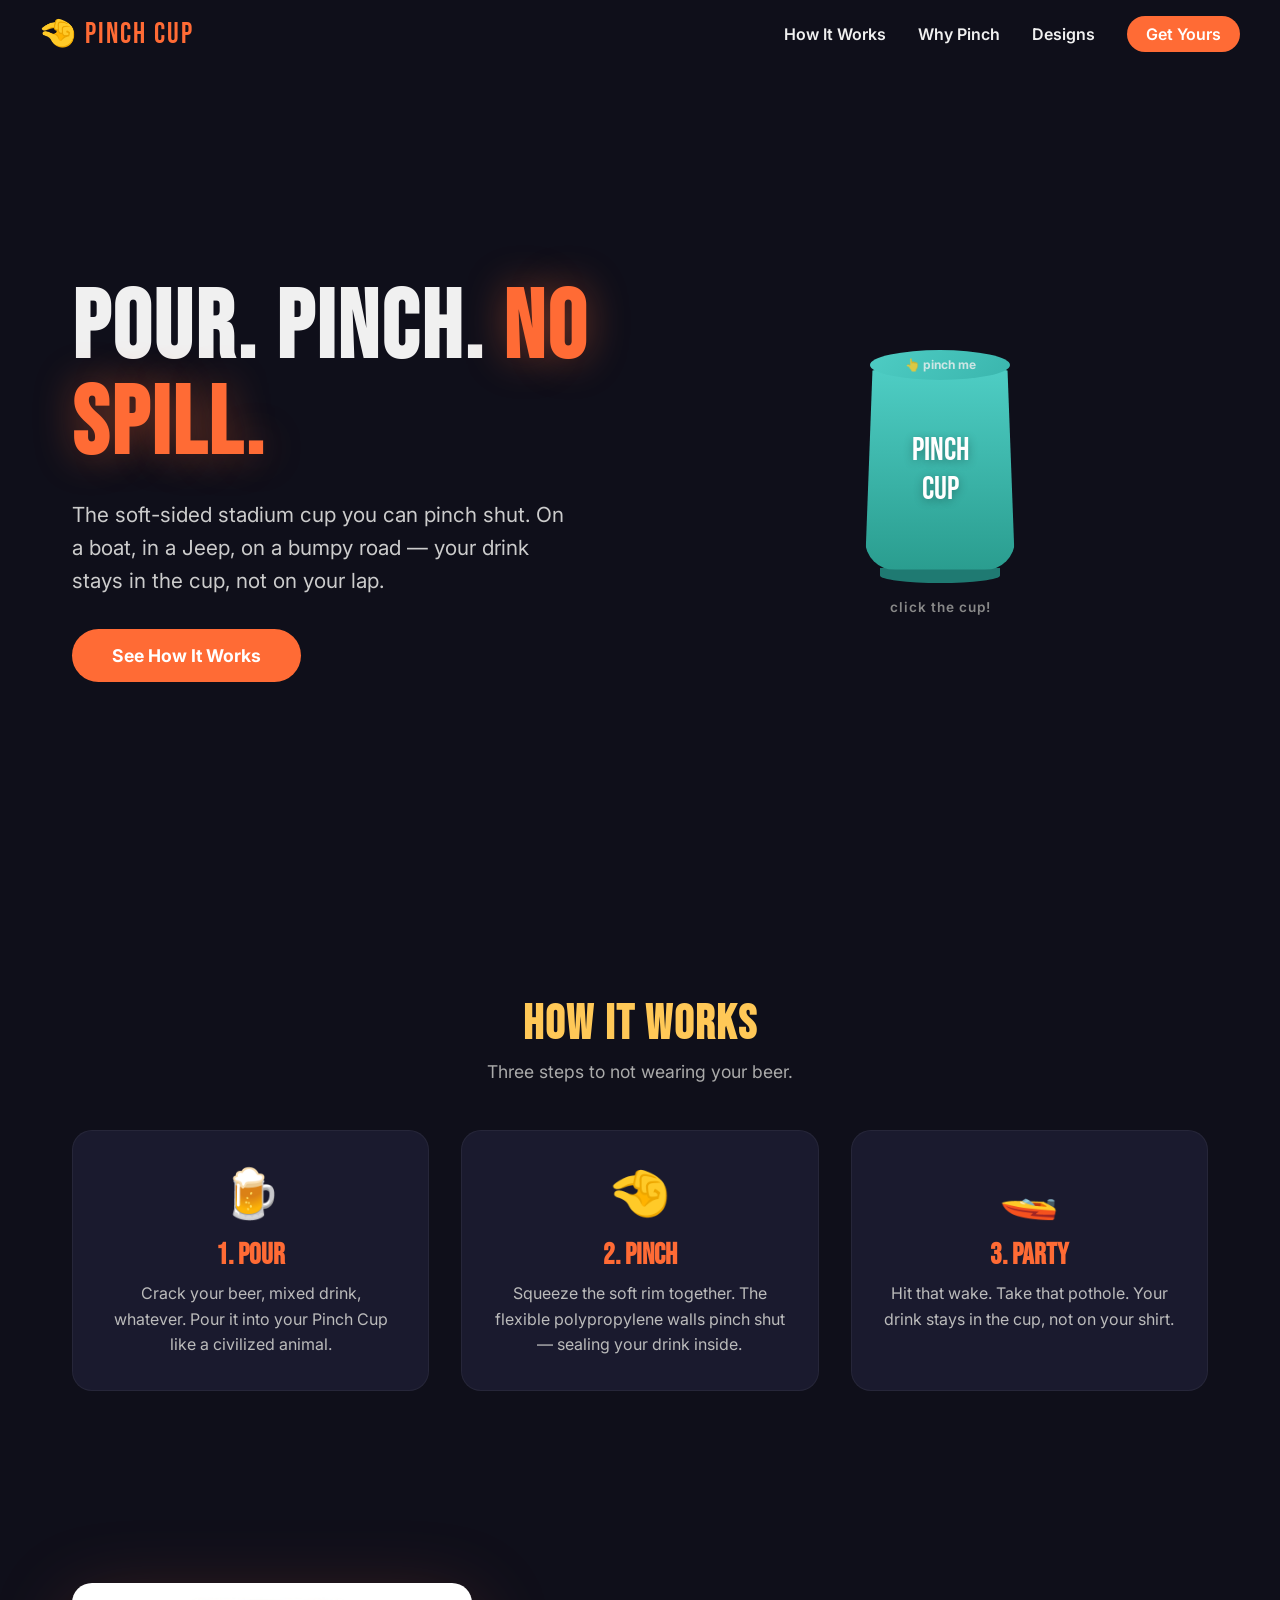
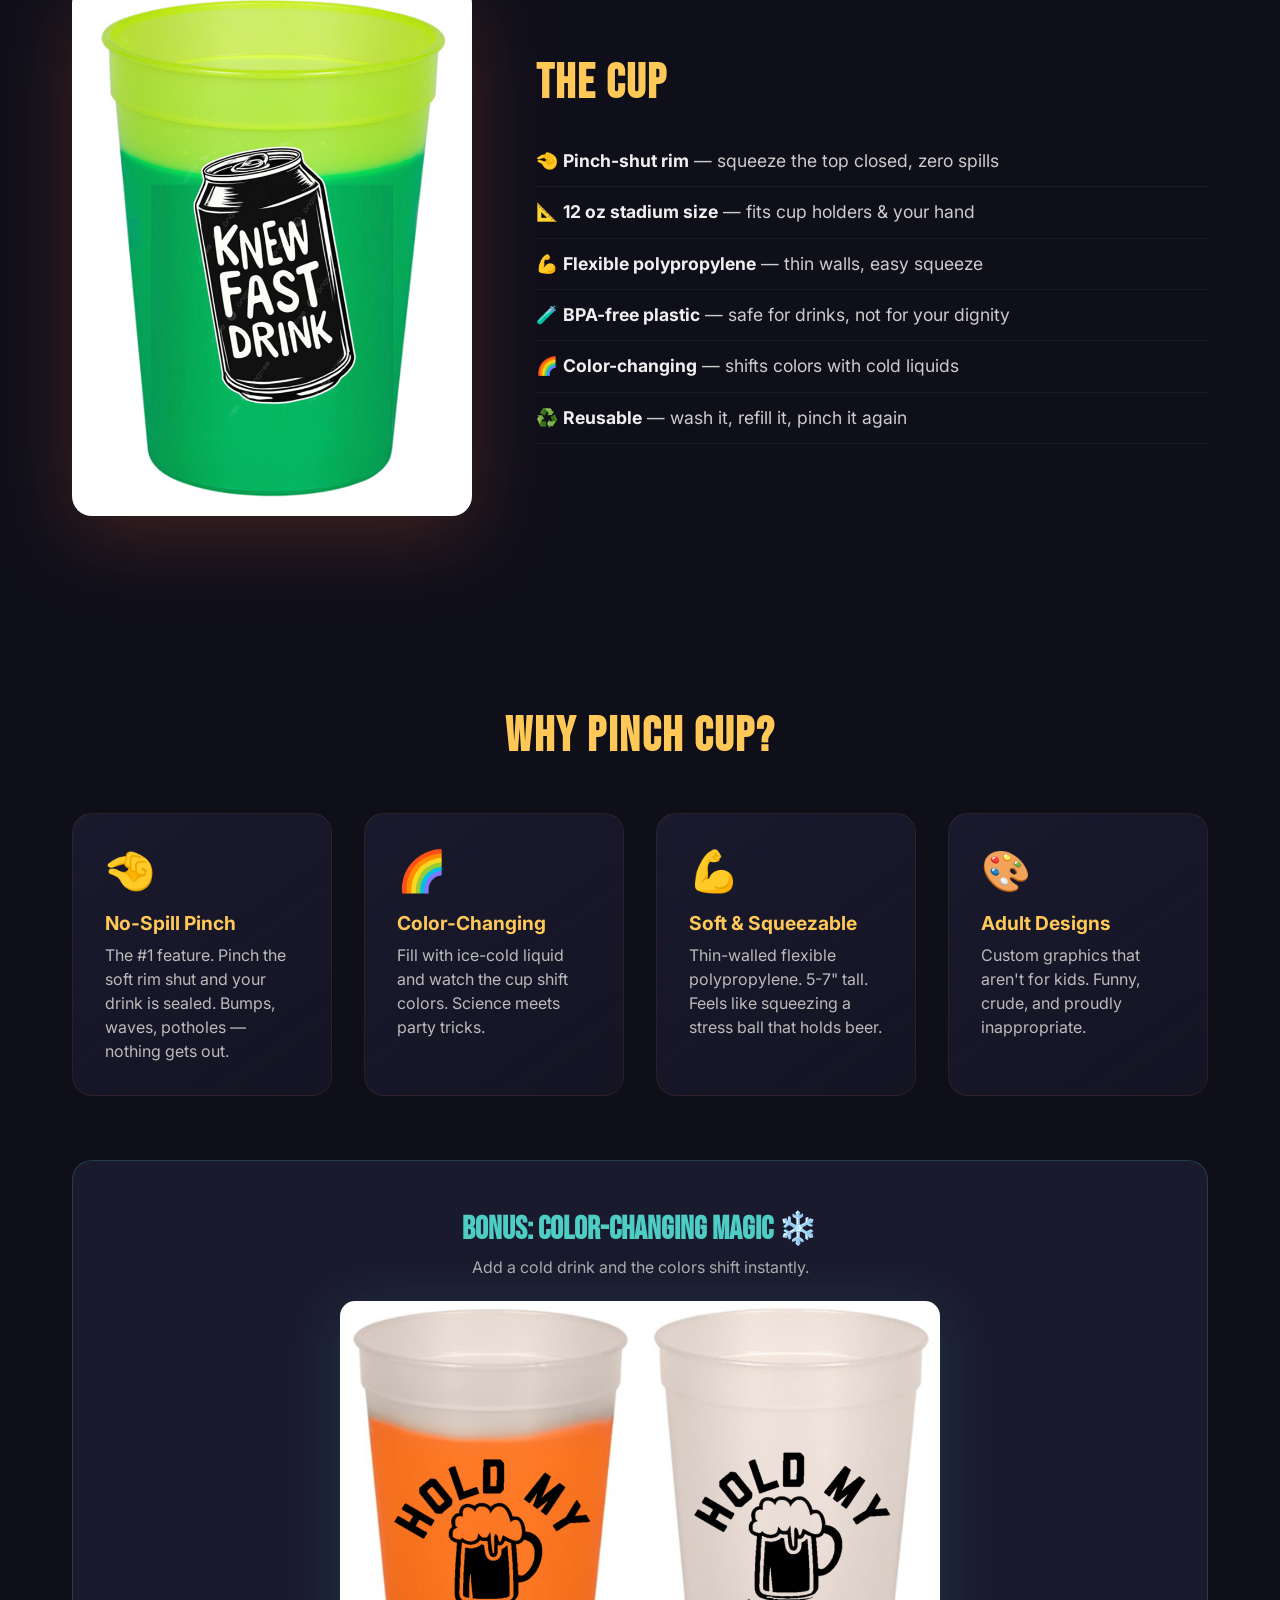
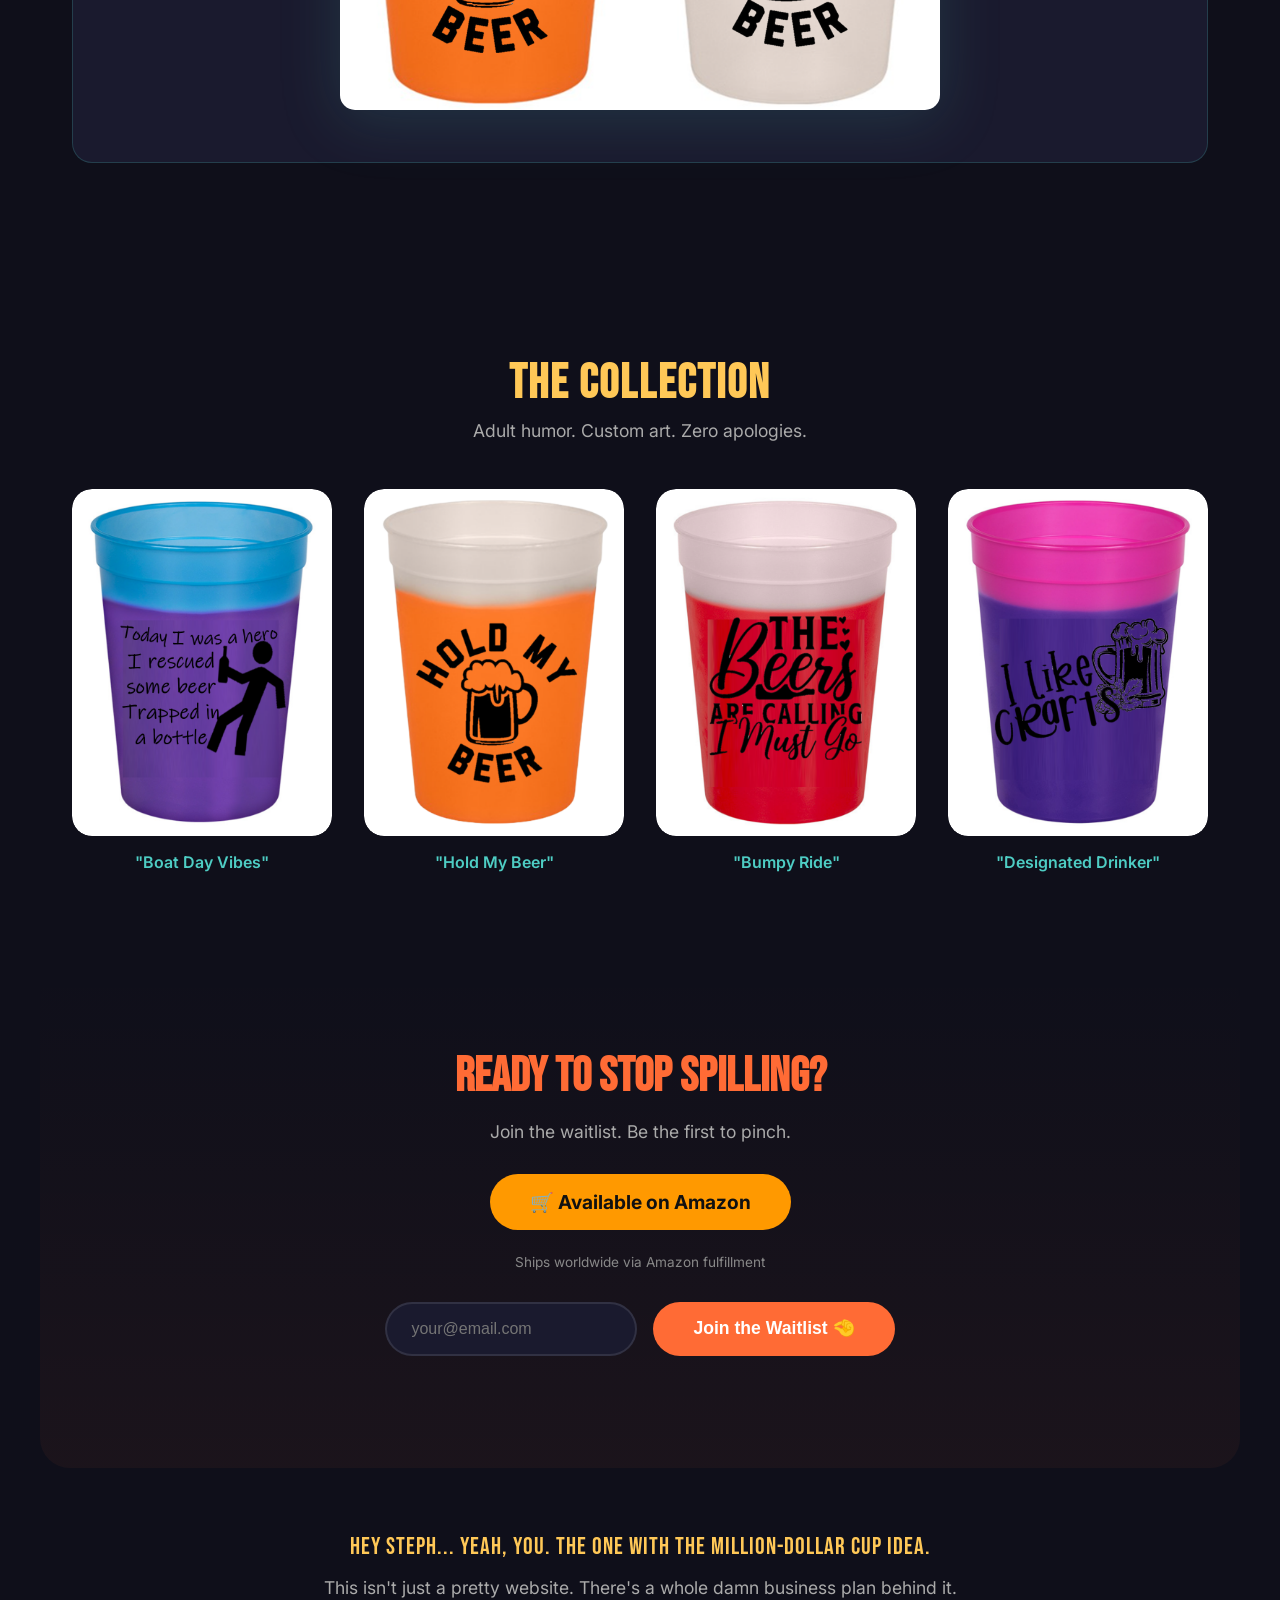
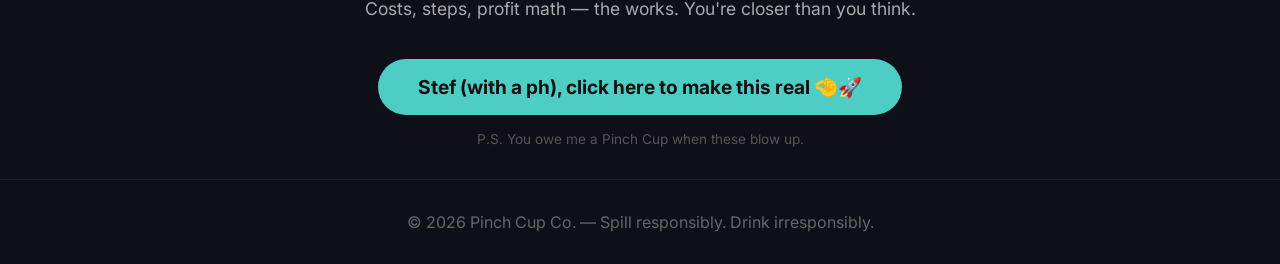
<file: pinch-cup/index.html>
<!DOCTYPE html>
<html lang="en">
<head>
  <meta charset="UTF-8">
  <meta name="viewport" content="width=device-width, initial-scale=1.0">
  <title>Pinch Cup</title>

  <!-- Open Graph / Social Preview -->
  <meta property="og:title" content="Pinch Cup">
  <meta property="og:description" content="The soft-sided, color-changing stadium cup you can pinch shut. No spill.">
  <meta property="og:image" content="https://loyal9-elements.github.io/stephanies-big-adventure/pinch-cup/img/cup-2.png">
  <meta property="og:url" content="https://loyal9-elements.github.io/stephanies-big-adventure/pinch-cup/">
  <meta property="og:type" content="website">
  <meta name="twitter:card" content="summary_large_image">
  <meta name="twitter:title" content="Pinch Cup">
  <meta name="twitter:image" content="https://loyal9-elements.github.io/stephanies-big-adventure/pinch-cup/img/cup-2.png">

  <link rel="stylesheet" href="style.css">
  <link rel="preconnect" href="https://fonts.googleapis.com">
  <link href="https://fonts.googleapis.com/css2?family=Bebas+Neue&family=Inter:wght@400;600;700&display=swap" rel="stylesheet">
</head>
<body>
  <!-- Navigation -->
  <nav id="navbar">
    <div class="nav-container">
      <a href="#" class="logo">🤏 PINCH CUP</a>
      <ul class="nav-links">
        <li><a href="#how-it-works">How It Works</a></li>
        <li><a href="#features">Why Pinch</a></li>
        <li><a href="#designs">Designs</a></li>
        <li><a href="#cta" class="btn-nav">Get Yours</a></li>
      </ul>
    </div>
  </nav>

  <!-- Hero Section -->
  <section id="hero">
    <div class="hero-content">
      <h1>POUR. PINCH. <span class="highlight">NO SPILL.</span></h1>
      <p class="tagline">The soft-sided stadium cup you can pinch shut. On a boat, in a Jeep, on a bumpy road — your drink stays in the cup, not on your lap.</p>
      <a href="#how-it-works" class="btn-primary">See How It Works</a>
    </div>
    <div class="hero-visual">
      <!-- Interactive pinch demo cup -->
      <div class="cup-placeholder" id="hero-cup">
        <div class="cup-body">
          <div class="cup-top" id="pinch-top">
            <span class="pinch-hint">👆 pinch me</span>
          </div>
          <div class="cup-middle">
            <span class="cup-text">PINCH<br>CUP</span>
          </div>
          <div class="cup-bottom"></div>
        </div>
        <p class="click-label">click the cup!</p>
      </div>
    </div>
  </section>

  <!-- How It Works -->
  <section id="how-it-works">
    <h2 class="section-title">How It Works</h2>
    <p class="section-subtitle">Three steps to not wearing your beer.</p>
    <div class="steps">
      <div class="step fade-in">
        <div class="step-icon">🍺</div>
        <h3>1. Pour</h3>
        <p>Crack your beer, mixed drink, whatever. Pour it into your Pinch Cup like a civilized animal.</p>
      </div>
      <div class="step fade-in">
        <div class="step-icon">🤏</div>
        <h3>2. Pinch</h3>
        <p>Squeeze the soft rim together. The flexible polypropylene walls pinch shut — sealing your drink inside.</p>
      </div>
      <div class="step fade-in">
        <div class="step-icon">🚤</div>
        <h3>3. Party</h3>
        <p>Hit that wake. Take that pothole. Your drink stays in the cup, not on your shirt.</p>
      </div>
    </div>
  </section>

  <!-- Product Showcase -->
  <section id="product">
    <div class="product-showcase">
      <img src="img/cup-2.png" alt="Pinch Cup product" class="product-hero-img fade-in">
      <div class="product-info fade-in">
        <h2 class="section-title" style="text-align:left;">The Cup</h2>
        <ul class="product-specs">
          <li>🤏 <strong>Pinch-shut rim</strong> — squeeze the top closed, zero spills</li>
          <li>📐 <strong>12 oz stadium size</strong> — fits cup holders & your hand</li>
          <li>💪 <strong>Flexible polypropylene</strong> — thin walls, easy squeeze</li>
          <li>🧪 <strong>BPA-free plastic</strong> — safe for drinks, not for your dignity</li>
          <li>🌈 <strong>Color-changing</strong> — shifts colors with cold liquids</li>
          <li>♻️ <strong>Reusable</strong> — wash it, refill it, pinch it again</li>
        </ul>
      </div>
    </div>
  </section>

  <!-- Features -->
  <section id="features">
    <h2 class="section-title">Why Pinch Cup?</h2>
    <div class="features-grid">
      <div class="feature-card fade-in">
        <div class="feature-icon">🤏</div>
        <h3>No-Spill Pinch</h3>
        <p>The #1 feature. Pinch the soft rim shut and your drink is sealed. Bumps, waves, potholes — nothing gets out.</p>
      </div>
      <div class="feature-card fade-in">
        <div class="feature-icon">🌈</div>
        <h3>Color-Changing</h3>
        <p>Fill with ice-cold liquid and watch the cup shift colors. Science meets party tricks.</p>
      </div>
      <div class="feature-card fade-in">
        <div class="feature-icon">💪</div>
        <h3>Soft & Squeezable</h3>
        <p>Thin-walled flexible polypropylene. 5-7" tall. Feels like squeezing a stress ball that holds beer.</p>
      </div>
      <div class="feature-card fade-in">
        <div class="feature-icon">🎨</div>
        <h3>Adult Designs</h3>
        <p>Custom graphics that aren't for kids. Funny, crude, and proudly inappropriate.</p>
      </div>
    </div>

    <!-- Color Change Demo -->
    <div class="color-change-demo fade-in">
      <h3>Bonus: Color-Changing Magic ❄️</h3>
      <p>Add a cold drink and the colors shift instantly.</p>
      <img src="img/2-cup-image.png" alt="Color changing cups demo">
    </div>
  </section>

  <!-- Design Gallery -->
  <section id="designs">
    <h2 class="section-title">The Collection</h2>
    <p class="section-subtitle">Adult humor. Custom art. Zero apologies.</p>
    <div class="gallery">
      <div class="design-card fade-in">
        <div class="design-img">
          <img src="img/cup-1.png" alt="Boat Day Vibes">
        </div>
        <p class="design-name">"Boat Day Vibes"</p>
      </div>
      <div class="design-card fade-in">
        <div class="design-img">
          <img src="img/cup-5.png" alt="Hold My Beer">
        </div>
        <p class="design-name">"Hold My Beer"</p>
      </div>
      <div class="design-card fade-in">
        <div class="design-img">
          <img src="img/cup-3.png" alt="Bumpy Ride">
        </div>
        <p class="design-name">"Bumpy Ride"</p>
      </div>
      <div class="design-card fade-in">
        <div class="design-img">
          <img src="img/cup-4.png" alt="Designated Drinker">
        </div>
        <p class="design-name">"Designated Drinker"</p>
      </div>
    </div>
  </section>

  <!-- CTA Section -->
  <section id="cta">
    <div class="cta-content">
      <h2>Ready to Stop Spilling?</h2>
      <p>Join the waitlist. Be the first to pinch.</p>
      <a href="#" class="btn-amazon" id="amazon-link">🛒 Available on Amazon</a>
      <p class="amazon-note">Ships worldwide via Amazon fulfillment</p>
      <form id="waitlist-form">
        <input type="email" placeholder="your@email.com" required>
        <button type="submit" class="btn-primary">Join the Waitlist 🤏</button>
      </form>
      <p class="form-note" id="form-msg"></p>
    </div>
  </section>

  <!-- Steph's Secret Section -->
  <section id="steph" style="text-align:center; padding: 4rem 2rem 2rem;">
    <p style="font-size: 1.5rem; color: var(--secondary); font-family: 'Bebas Neue', sans-serif; letter-spacing: 1px;">Hey Steph... yeah, you. The one with the million-dollar cup idea.</p>
    <p style="color: #aaa; margin: 1rem 0; font-size: 1.1rem;">This isn't just a pretty website. There's a whole damn business plan behind it.<br>Costs, steps, profit math — the works. You're closer than you think.</p>
    <a href="get-started.html" style="display:inline-block; margin-top:1.5rem; background: var(--accent); color: #111; padding: 1rem 2.5rem; border-radius: 50px; text-decoration: none; font-weight: 700; font-size: 1.2rem;">Stef (with a ph), click here to make this real 🤏🚀</a>
    <p style="color: #555; margin-top: 1rem; font-size: 0.85rem;">P.S. You owe me a Pinch Cup when these blow up.</p>
  </section>

  <!-- Footer -->
  <footer>
    <p>© 2026 Pinch Cup Co. — Spill responsibly. Drink irresponsibly.</p>
  </footer>

  <script src="script.js"></script>
</body>
</html>
</file>
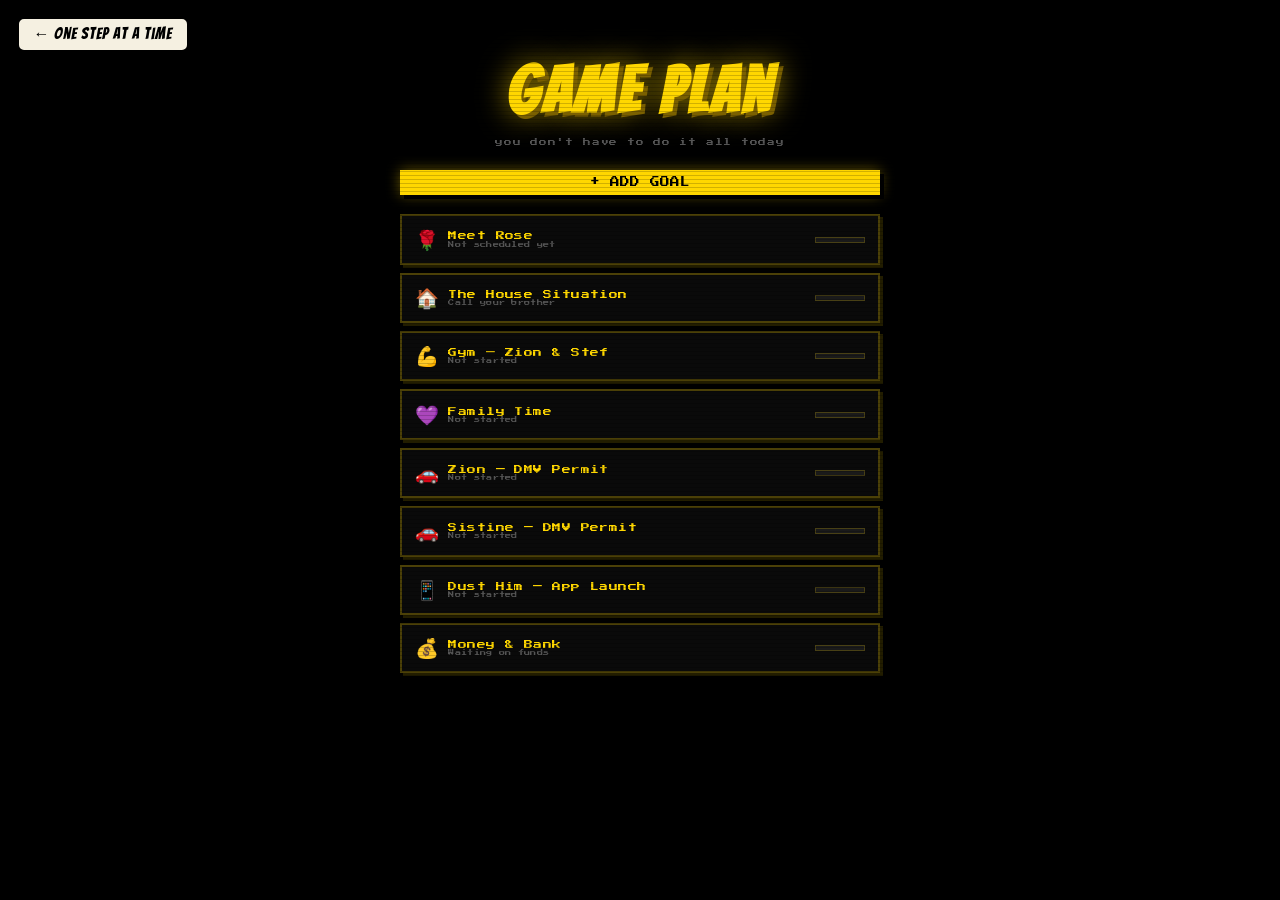
<file: game-plan.html>
<!DOCTYPE html>
<html lang="en">
<head>
<meta charset="UTF-8">
<meta name="viewport" content="width=device-width, initial-scale=1.0, user-scalable=no">
<meta name="apple-mobile-web-app-capable" content="yes">
<meta name="apple-mobile-web-app-status-bar-style" content="black-translucent">
<meta name="apple-mobile-web-app-title" content="SBA">
<meta name="theme-color" content="#000000">
<link rel="manifest" href="manifest.json">
<link rel="icon" type="image/png" href="assets/img/apple-touch.png">
<link rel="apple-touch-icon" href="assets/img/apple-touch.png">
<link href="https://fonts.googleapis.com/css2?family=Bangers&family=Press+Start+2P&display=swap" rel="stylesheet">
<title>Game Plan</title>
<style>
  * { margin: 0; padding: 0; box-sizing: border-box; }

  body {
    min-height: 100dvh;
    background: #000;
    font-family: 'Press Start 2P', monospace;
    color: #ffd700;
    overscroll-behavior: none;
  }

  body::after {
    content: '';
    position: fixed;
    inset: 0;
    background: repeating-linear-gradient(
      to bottom,
      transparent 0px, transparent 3px,
      rgba(0,0,0,0.18) 3px, rgba(0,0,0,0.18) 4px
    );
    pointer-events: none;
    z-index: 100;
  }

  .back-btn {
    position: fixed;
    top: 1rem;
    left: 1rem;
    z-index: 150;
    padding: 0.4em 0.9em;
    font-family: 'Bangers', cursive;
    font-size: clamp(0.7rem, 2vw, 1rem);
    color: #000;
    background: #f5f0e1;
    border: 3px solid #000;
    border-radius: 8px;
    cursor: pointer;
    letter-spacing: 1px;
    box-shadow: 3px 3px 0 #000;
    text-decoration: none;
    display: inline-block;
  }
  .back-btn:hover { transform: scale(1.05); }
  .back-btn:active { transform: scale(0.97); }

  /* GOAL LIST */
  #goal-list-view {
    display: flex;
    flex-direction: column;
    align-items: center;
    padding: 3.5rem 1rem 3rem;
  }

  #goal-list-view h1 {
    font-family: 'Bangers', cursive;
    font-size: clamp(2rem, 8vw, 4rem);
    color: #ffd700;
    text-shadow: 4px 4px 0 #7a6000, 0 0 30px #ffd700aa;
    letter-spacing: 0.06em;
    text-align: center;
    margin-bottom: 0.2em;
  }

  .subtitle {
    font-size: clamp(0.3rem, 1.3vw, 0.48rem);
    color: #555;
    letter-spacing: 0.1em;
    text-align: center;
    margin-bottom: 1.5rem;
  }

  #add-goal-btn {
    width: 100%;
    max-width: 480px;
    padding: 0.8em;
    font-family: 'Press Start 2P', monospace;
    font-size: clamp(0.4rem, 1.6vw, 0.6rem);
    color: #000;
    background: #ffd700;
    border: none;
    cursor: pointer;
    box-shadow: 4px 4px 0 #000, 0 0 14px #ffd70066;
    margin-bottom: 1.2rem;
  }
  #add-goal-btn:hover { transform: scale(1.02); }
  #add-goal-btn:active { transform: scale(0.98); }

  #goals-container {
    width: 100%;
    max-width: 480px;
    display: flex;
    flex-direction: column;
    gap: 0.5rem;
  }

  .goal-row {
    display: flex;
    align-items: center;
    padding: 0.7em 0.8em;
    background: #0a0a0a;
    border: 2px solid #ffd70044;
    box-shadow: 3px 3px 0 #ffd70022;
    cursor: pointer;
    transition: border-color 0.15s;
    gap: 0.6em;
  }
  .goal-row:hover { border-color: #ffd700; }

  .goal-row .goal-icon {
    font-size: 1.2rem;
    flex-shrink: 0;
  }

  .goal-row .goal-info {
    flex: 1;
    overflow: hidden;
  }

  .goal-row .goal-name {
    font-size: clamp(0.35rem, 1.4vw, 0.55rem);
    color: #ffd700;
    letter-spacing: 0.05em;
    white-space: nowrap;
    overflow: hidden;
    text-overflow: ellipsis;
  }

  .goal-row .goal-status {
    font-size: clamp(0.25rem, 1vw, 0.38rem);
    color: #555;
    letter-spacing: 0.05em;
    margin-top: 0.2em;
  }

  .goal-row .goal-progress {
    width: 50px;
    height: 6px;
    background: #1a1a1a;
    border: 1px solid #ffd70033;
    flex-shrink: 0;
  }

  .goal-row .goal-progress-fill {
    height: 100%;
    background: #ffd700;
    transition: width 0.3s;
  }

  /* PLAN VIEW */
  #plan-view {
    display: none;
    flex-direction: column;
    padding: 3.5rem 1rem 3rem;
    align-items: center;
    min-height: 100dvh;
  }

  #plan-title {
    font-family: 'Bangers', cursive;
    font-size: clamp(1.5rem, 6vw, 3rem);
    color: #ffd700;
    text-shadow: 3px 3px 0 #7a6000, 0 0 20px #ffd700aa;
    text-align: center;
    margin-bottom: 0.3em;
    letter-spacing: 0.06em;
  }

  #plan-desc {
    font-size: clamp(0.28rem, 1.2vw, 0.45rem);
    color: #888;
    text-align: center;
    margin-bottom: 1.2rem;
    letter-spacing: 0.05em;
    line-height: 1.8;
    max-width: 480px;
  }

  #plan-progress-wrap {
    width: 100%;
    max-width: 480px;
    height: 10px;
    background: #1a1a1a;
    border: 1px solid #ffd70033;
    margin-bottom: 1.2rem;
  }

  #plan-progress-bar {
    height: 100%;
    background: #ffd700;
    transition: width 0.3s;
  }

  #steps-container {
    width: 100%;
    max-width: 480px;
    display: flex;
    flex-direction: column;
    gap: 0.4rem;
    margin-bottom: 1rem;
  }

  .step-row {
    display: flex;
    align-items: center;
    gap: 0.6em;
    padding: 0.6em 0.8em;
    background: #0a0a0a;
    border: 2px solid #ffd70022;
  }

  .step-row.done { border-color: #ffd70066; }
  .step-row.done .step-text { color: #555; text-decoration: line-through; }

  .step-check {
    appearance: none;
    width: 16px;
    height: 16px;
    border: 2px solid #ffd700;
    background: #000;
    cursor: pointer;
    flex-shrink: 0;
    position: relative;
  }
  .step-check:checked { background: #ffd700; }
  .step-check:checked::after {
    content: '✓';
    position: absolute;
    top: -3px;
    left: 1px;
    font-size: 11px;
    color: #000;
    font-weight: bold;
  }

  .step-text {
    font-size: clamp(0.32rem, 1.3vw, 0.5rem);
    color: #ccc;
    letter-spacing: 0.04em;
    line-height: 1.6;
    flex: 1;
  }

  .step-delete {
    font-size: clamp(0.4rem, 1.5vw, 0.6rem);
    color: #333;
    background: none;
    border: none;
    cursor: pointer;
    padding: 0.2em 0.4em;
    font-family: 'Press Start 2P', monospace;
  }
  .step-delete:hover { color: #ff4444; }

  #add-step-btn {
    width: 100%;
    max-width: 480px;
    padding: 0.6em;
    font-family: 'Press Start 2P', monospace;
    font-size: clamp(0.35rem, 1.4vw, 0.55rem);
    color: #000;
    background: #ffd700;
    border: none;
    cursor: pointer;
    box-shadow: 3px 3px 0 #000;
  }
  #add-step-btn:hover { transform: scale(1.02); }

  /* Schedule display */
  .schedule-block {
    width: 100%;
    max-width: 480px;
    background: #0d0d0d;
    border: 2px solid #ffd70044;
    padding: 0.8em 1em;
    margin-bottom: 0.8rem;
  }

  .schedule-block .sched-label {
    font-size: clamp(0.3rem, 1.2vw, 0.45rem);
    color: #ffd700;
    letter-spacing: 0.08em;
    margin-bottom: 0.4em;
  }

  .schedule-block .sched-time {
    font-size: clamp(0.28rem, 1.1vw, 0.42rem);
    color: #aaa;
    letter-spacing: 0.05em;
  }

  /* Commit form for Rose */
  #commit-form {
    width: 100%;
    max-width: 480px;
    background: #0d0d0d;
    border: 3px solid #ffd700;
    padding: 1.2em;
    display: flex;
    flex-direction: column;
    gap: 0.8em;
    margin-bottom: 1rem;
  }

  #commit-form label {
    font-size: clamp(0.3rem, 1.2vw, 0.45rem);
    color: #ffd700;
    letter-spacing: 0.05em;
  }

  #commit-form input {
    font-family: 'Press Start 2P', monospace;
    font-size: clamp(0.35rem, 1.4vw, 0.55rem);
    padding: 0.6em;
    background: #000;
    border: 2px solid #ffd70066;
    color: #fff;
    outline: none;
  }
  #commit-form input:focus { border-color: #ffd700; }

  #commit-btn {
    font-family: 'Press Start 2P', monospace;
    font-size: clamp(0.35rem, 1.4vw, 0.55rem);
    padding: 0.7em;
    color: #000;
    background: #ffd700;
    border: none;
    cursor: pointer;
    box-shadow: 3px 3px 0 #000;
  }

  #commit-status {
    font-size: clamp(0.28rem, 1.1vw, 0.42rem);
    color: #555;
    text-align: center;
  }
</style>
</head>
<body>

<a class="back-btn" href="index.html" id="main-back">← One Step At A Time</a>

<!-- GOAL LIST VIEW -->
<div id="goal-list-view">
  <h1>Game Plan</h1>
  <div class="subtitle">you don't have to do it all today</div>
  <button id="add-goal-btn">+ ADD GOAL</button>
  <div id="goals-container"></div>
</div>

<!-- PLAN VIEW -->
<div id="plan-view">
  <div id="plan-title"></div>
  <div id="plan-desc"></div>
  <div id="plan-progress-wrap"><div id="plan-progress-bar"></div></div>
  <div id="steps-container"></div>
  <button id="add-step-btn">+ ADD STEP</button>
</div>

<script>
const STORAGE_KEY = 'sba-gameplan';

const DEFAULT_GOALS = [
  {
    id: 'rose',
    icon: '🌹',
    name: 'Meet Rose',
    desc: 'Rose is a chaplain. Shannon will be there. Just pick a day and time.',
    type: 'commit',
    commitDate: '',
    commitTime: '',
    steps: []
  },
  {
    id: 'house',
    icon: '🏠',
    name: 'The House Situation',
    desc: 'Call your brother. Either way, you\'re picking a move out date.',
    type: 'house',
    brotherAnswer: '',
    moveOutDate: '',
    packDay: '',
    packTime: '',
    packStartWeek: '',
    calledDad: false,
    steps: []
  },
  {
    id: 'gym',
    icon: '💪',
    name: 'Gym — Zion & Stef',
    desc: 'Bonding time. Two days a week. No excuses.',
    type: 'schedule',
    schedule: [
      { day: 'Monday', time: '5:00 PM – 6:00 PM' },
      { day: 'Friday', time: '5:00 PM – 6:00 PM' }
    ],
    steps: [
      { text: 'Get gym membership (both)', done: false },
      { text: 'Pick workout playlist', done: false },
      { text: 'Show up Monday. That\'s it.', done: false }
    ]
  },
  {
    id: 'family-time',
    icon: '💜',
    name: 'Family Time',
    desc: 'All must be present. Goals, dreams, interests, what you want out of life. Can that be a business idea? Yes. Yes it can.',
    type: 'schedule',
    schedule: [
      { day: 'Monday', time: '7:00 PM – 9:00 PM' },
      { day: 'Friday', time: '7:00 PM – 9:00 PM' }
    ],
    steps: [
      { text: 'Pick a topic for this week', done: false },
      { text: 'Everyone shares one goal', done: false },
      { text: 'Everyone shares one dream', done: false },
      { text: 'Everyone shares one interest', done: false },
      { text: 'Brainstorm: can any of these be a business?', done: false }
    ]
  },
  {
    id: 'zion-dmv',
    icon: '🚗',
    name: 'Zion — DMV Permit',
    desc: '',
    type: 'checklist',
    steps: [
      { text: 'Gather ID documents', done: false },
      { text: 'Study for permit test', done: false },
      { text: 'Schedule DMV appointment', done: false },
      { text: 'Pass permit test', done: false },
      { text: 'Schedule behind-the-wheel', done: false }
    ]
  },
  {
    id: 'sistine-dmv',
    icon: '🚗',
    name: 'Sistine — DMV Permit',
    desc: 'Behind the wheel might be done — verify.',
    type: 'checklist',
    steps: [
      { text: 'Gather ID documents', done: false },
      { text: 'Study for permit test', done: false },
      { text: 'Schedule DMV appointment', done: false },
      { text: 'Pass permit test', done: false },
      { text: 'Verify behind-the-wheel status', done: false }
    ]
  },
  {
    id: 'dusthim',
    icon: '📱',
    name: 'Dust Him — App Launch',
    desc: 'The app is BUILT. Just need 2-3 hours with Shannon for final setup.',
    type: 'checklist',
    steps: [
      { text: 'Pick final colors', done: false },
      { text: 'Choose app photos/assets', done: false },
      { text: 'Set up Apple Developer account', done: false },
      { text: 'Set up Google Play account', done: false },
      { text: 'Set up Twilio', done: false },
      { text: 'Set up Supabase', done: false },
      { text: 'Sit with Shannon (2-3 hrs)', done: false },
      { text: 'Submit to app stores', done: false }
    ]
  },
  {
    id: 'money',
    icon: '💰',
    name: 'Money & Bank',
    desc: 'Once the money hits, call Shannon. She\'ll help schedule Schools First.',
    type: 'money',
    moneyReceived: false,
    calledShannon: false,
    sistineHasID: '',
    zionHasID: '',
    bankDate: '',
    bankTime: '',
    steps: []
  }
];

let goals = JSON.parse(localStorage.getItem(STORAGE_KEY) || 'null') || JSON.parse(JSON.stringify(DEFAULT_GOALS));
let currentGoalId = null;

function save() { localStorage.setItem(STORAGE_KEY, JSON.stringify(goals)); }

function getProgress(goal) {
  if (goal.type === 'house') {
    return (goal.brotherAnswer ? 25 : 0) + (goal.moveOutDate ? 25 : 0) + (goal.packDay ? 25 : 0) + (goal.calledDad ? 25 : 0);
  }
  if (goal.type === 'money') {
    let p = 0;
    if (goal.moneyReceived) p += 25;
    if (goal.calledShannon) p += 25;
    if (goal.bankDate) p += 25;
    if (goal.sistineHasID && goal.zionHasID) p += 25;
    return p;
  }
  if (!goal.steps.length) return 0;
  const done = goal.steps.filter(s => s.done).length;
  return Math.round((done / goal.steps.length) * 100);
}

function getStatus(goal) {
  if (goal.type === 'commit') {
    return goal.commitDate ? `Scheduled: ${goal.commitDate} ${goal.commitTime}` : 'Not scheduled yet';
  }
  if (goal.type === 'house') {
    if (goal.calledDad) return '✓ Dad knows!';
    if (goal.moveOutDate) return `Moving: ${goal.moveOutDate}`;
    if (goal.brotherAnswer) return 'Brother called ✓';
    return 'Call your brother';
  }
  if (goal.type === 'money') {
    if (!goal.moneyReceived) return 'Waiting on funds';
    if (goal.bankDate) return `Bank appt: ${goal.bankDate}`;
    if (goal.calledShannon) return 'Shannon called ✓';
    return 'Money received — call Shannon!';
  }
  const p = getProgress(goal);
  if (p === 0) return 'Not started';
  if (p === 100) return '✓ Complete!';
  return `${p}% done`;
}

// GOAL LIST
function renderGoalList() {
  const container = document.getElementById('goals-container');
  container.innerHTML = '';
  for (const goal of goals) {
    const row = document.createElement('div');
    row.className = 'goal-row';
    const p = getProgress(goal);
    row.innerHTML = `
      <div class="goal-icon">${goal.icon}</div>
      <div class="goal-info">
        <div class="goal-name">${goal.name}</div>
        <div class="goal-status">${getStatus(goal)}</div>
      </div>
      <div class="goal-progress"><div class="goal-progress-fill" style="width:${p}%"></div></div>
    `;
    row.addEventListener('click', () => openPlan(goal.id));
    container.appendChild(row);
  }
}

// PLAN VIEW
function openPlan(id) {
  currentGoalId = id;
  const goal = goals.find(g => g.id === id);
  document.getElementById('goal-list-view').style.display = 'none';
  document.getElementById('plan-view').style.display = 'flex';
  document.getElementById('plan-title').textContent = goal.name;
  document.getElementById('plan-desc').textContent = goal.desc;
  document.getElementById('main-back').textContent = '← Back To Goals';
  document.getElementById('main-back').href = '#';
  document.getElementById('main-back').onclick = (e) => { e.preventDefault(); closePlan(); };
  renderPlan(goal);
}

function closePlan() {
  currentGoalId = null;
  document.getElementById('plan-view').style.display = 'none';
  document.getElementById('goal-list-view').style.display = 'flex';
  document.getElementById('main-back').textContent = '← One Step At A Time';
  document.getElementById('main-back').href = 'index.html';
  document.getElementById('main-back').onclick = null;
  renderGoalList();
}

function renderPlan(goal) {
  const stepsContainer = document.getElementById('steps-container');
  const addStepBtn = document.getElementById('add-step-btn');
  stepsContainer.innerHTML = '';

  // Schedule block
  if (goal.type === 'schedule' && goal.schedule) {
    for (const s of goal.schedule) {
      const block = document.createElement('div');
      block.className = 'schedule-block';
      block.innerHTML = `<div class="sched-label">${s.day}</div><div class="sched-time">${s.time}</div>`;
      stepsContainer.appendChild(block);
    }
  }

  // Money & Bank
  if (goal.type === 'money') {
    const block = document.createElement('div');
    block.innerHTML = `
      <div class="schedule-block">
        <div class="sched-label">STEP 1 — Has Money Been Received?</div>
        <div style="display:flex;gap:0.8em;margin-top:0.5em">
          <label style="font-size:clamp(0.3rem,1.2vw,0.45rem);color:#ccc;cursor:pointer;display:flex;align-items:center;gap:0.4em">
            <input type="radio" name="money" value="yes" ${goal.moneyReceived ? 'checked' : ''}> YES
          </label>
          <label style="font-size:clamp(0.3rem,1.2vw,0.45rem);color:#ccc;cursor:pointer;display:flex;align-items:center;gap:0.4em">
            <input type="radio" name="money" value="no" ${!goal.moneyReceived ? 'checked' : ''}> NO
          </label>
        </div>
        <div style="font-size:clamp(0.25rem,1vw,0.35rem);color:#555;margin-top:0.4em">${goal.moneyReceived ? '💰 Let\'s go!' : 'waiting... it\'ll come.'}</div>
      </div>
      <div class="schedule-block" style="margin-top:0.5rem;${!goal.moneyReceived ? 'opacity:0.3;pointer-events:none' : ''}">
        <div class="sched-label">STEP 2 — Call Shannon</div>
        <label style="font-size:clamp(0.3rem,1.2vw,0.45rem);color:#ccc;cursor:pointer;display:flex;align-items:center;gap:0.4em;margin-top:0.4em">
          <input type="checkbox" class="step-check" id="called-shannon" ${goal.calledShannon ? 'checked' : ''}> Done. Shannon knows.
        </label>
        <div style="font-size:clamp(0.25rem,1vw,0.35rem);color:#555;margin-top:0.3em">Shannon will help schedule Schools First appointment.</div>
      </div>
      <div class="schedule-block" style="margin-top:0.5rem;${!goal.calledShannon ? 'opacity:0.3;pointer-events:none' : ''}">
        <div class="sched-label">STEP 3 — Bank Appointment</div>
        <div style="font-size:clamp(0.25rem,1vw,0.35rem);color:#aaa;margin-top:0.3em">Stephanie + Sistine + Zion — all must be present.</div>
        <div style="display:flex;gap:0.5em;margin-top:0.4em">
          <input type="date" id="bank-date" value="${goal.bankDate || ''}" style="font-family:'Press Start 2P',monospace;font-size:clamp(0.25rem,1vw,0.38rem);padding:0.4em;background:#000;border:2px solid #ffd70066;color:#fff;flex:1">
          <input type="time" id="bank-time" value="${goal.bankTime || ''}" style="font-family:'Press Start 2P',monospace;font-size:clamp(0.25rem,1vw,0.38rem);padding:0.4em;background:#000;border:2px solid #ffd70066;color:#fff;flex:1">
        </div>
      </div>
      <div class="schedule-block" style="margin-top:0.5rem;${!goal.moneyReceived ? 'opacity:0.3;pointer-events:none' : ''}">
        <div class="sched-label">⚠️ ID CHECK — Does everyone have valid CA IDs?</div>
        <div style="margin-top:0.5em">
          <div style="font-size:clamp(0.28rem,1.1vw,0.42rem);color:#ccc;margin-bottom:0.4em">Sistine has valid CA ID?</div>
          <div style="display:flex;gap:0.8em">
            <label style="font-size:clamp(0.28rem,1vw,0.4rem);color:#ccc;cursor:pointer;display:flex;align-items:center;gap:0.3em">
              <input type="radio" name="sistine-id" value="yes" ${goal.sistineHasID==='yes'?'checked':''}> Yes
            </label>
            <label style="font-size:clamp(0.28rem,1vw,0.4rem);color:#ccc;cursor:pointer;display:flex;align-items:center;gap:0.3em">
              <input type="radio" name="sistine-id" value="no" ${goal.sistineHasID==='no'?'checked':''}> No — add to DMV list
            </label>
          </div>
        </div>
        <div style="margin-top:0.6em">
          <div style="font-size:clamp(0.28rem,1.1vw,0.42rem);color:#ccc;margin-bottom:0.4em">Zion has valid CA ID?</div>
          <div style="display:flex;gap:0.8em">
            <label style="font-size:clamp(0.28rem,1vw,0.4rem);color:#ccc;cursor:pointer;display:flex;align-items:center;gap:0.3em">
              <input type="radio" name="zion-id" value="yes" ${goal.zionHasID==='yes'?'checked':''}> Yes
            </label>
            <label style="font-size:clamp(0.28rem,1vw,0.4rem);color:#ccc;cursor:pointer;display:flex;align-items:center;gap:0.3em">
              <input type="radio" name="zion-id" value="no" ${goal.zionHasID==='no'?'checked':''}> No — add to DMV list
            </label>
          </div>
        </div>
      </div>
      <button id="money-save-btn" style="font-family:'Press Start 2P',monospace;font-size:clamp(0.35rem,1.4vw,0.55rem);padding:0.7em;color:#000;background:#ffd700;border:none;cursor:pointer;box-shadow:3px 3px 0 #000;width:100%;margin-top:0.8rem">SAVE</button>
    `;
    stepsContainer.appendChild(block);
    setTimeout(() => {
      document.getElementById('money-save-btn').addEventListener('click', () => {
        const moneyRadios = document.querySelectorAll('input[name="money"]');
        for (const r of moneyRadios) { if (r.checked) goal.moneyReceived = r.value === 'yes'; }
        goal.calledShannon = document.getElementById('called-shannon').checked;
        goal.bankDate = document.getElementById('bank-date').value;
        goal.bankTime = document.getElementById('bank-time').value;
        const sistineRadios = document.querySelectorAll('input[name="sistine-id"]');
        for (const r of sistineRadios) { if (r.checked) goal.sistineHasID = r.value; }
        const zionRadios = document.querySelectorAll('input[name="zion-id"]');
        for (const r of zionRadios) { if (r.checked) goal.zionHasID = r.value; }
        save();
        renderPlan(goal);
      });
    }, 0);
    addStepBtn.style.display = 'none';
    const mp = getProgress(goal);
    document.getElementById('plan-progress-bar').style.width = mp + '%';
    return;
  }

  // House situation
  if (goal.type === 'house') {
    const block = document.createElement('div');
    block.innerHTML = `
      <div class="schedule-block">
        <div class="sched-label">STEP 1 — Call Your Brother</div>
        <div style="display:flex;gap:0.8em;margin-top:0.5em">
          <label style="font-size:clamp(0.3rem,1.2vw,0.45rem);color:#ccc;cursor:pointer;display:flex;align-items:center;gap:0.4em">
            <input type="radio" name="bro" value="yes" ${goal.brotherAnswer === 'yes' ? 'checked' : ''}> He said YES
          </label>
          <label style="font-size:clamp(0.3rem,1.2vw,0.45rem);color:#ccc;cursor:pointer;display:flex;align-items:center;gap:0.4em">
            <input type="radio" name="bro" value="no" ${goal.brotherAnswer === 'no' ? 'checked' : ''}> He said NO
          </label>
        </div>
        <div style="font-size:clamp(0.25rem,1vw,0.35rem);color:#555;margin-top:0.4em">${goal.brotherAnswer ? (goal.brotherAnswer === 'yes' ? 'Cool. Either way...' : 'Cool. Either way...') : 'either answer leads to the same next step 😂'}</div>
      </div>
      <div class="schedule-block" style="margin-top:0.5rem">
        <div class="sched-label">STEP 2 — Commit To Move Out Date</div>
        <input type="date" id="moveout-date" value="${goal.moveOutDate || ''}" style="font-family:'Press Start 2P',monospace;font-size:clamp(0.3rem,1.2vw,0.45rem);padding:0.5em;background:#000;border:2px solid #ffd70066;color:#fff;margin-top:0.4em;width:100%">
        <div style="font-size:clamp(0.25rem,1vw,0.35rem);color:#555;margin-top:0.3em">${goal.moveOutDate ? 'Locked in: ' + goal.moveOutDate : 'pick a date. any date. that\'s yours now.'}</div>
      </div>
      <div class="schedule-block" style="margin-top:0.5rem">
        <div class="sched-label">STEP 3 — Shannon Packing Help</div>
        <label style="font-size:clamp(0.25rem,1vw,0.38rem);color:#aaa;display:block;margin-top:0.3em">Start week:</label>
        <input type="date" id="pack-week" value="${goal.packStartWeek || ''}" style="font-family:'Press Start 2P',monospace;font-size:clamp(0.3rem,1.2vw,0.45rem);padding:0.5em;background:#000;border:2px solid #ffd70066;color:#fff;width:100%">
        <label style="font-size:clamp(0.25rem,1vw,0.38rem);color:#aaa;display:block;margin-top:0.3em">Day & time each week:</label>
        <div style="display:flex;gap:0.5em;margin-top:0.3em">
          <select id="pack-day" style="font-family:'Press Start 2P',monospace;font-size:clamp(0.25rem,1vw,0.38rem);padding:0.4em;background:#000;border:2px solid #ffd70066;color:#fff;flex:1">
            <option value="">Day...</option>
            <option ${goal.packDay==='Monday'?'selected':''}>Monday</option>
            <option ${goal.packDay==='Tuesday'?'selected':''}>Tuesday</option>
            <option ${goal.packDay==='Wednesday'?'selected':''}>Wednesday</option>
            <option ${goal.packDay==='Thursday'?'selected':''}>Thursday</option>
            <option ${goal.packDay==='Friday'?'selected':''}>Friday</option>
            <option ${goal.packDay==='Saturday'?'selected':''}>Saturday</option>
            <option ${goal.packDay==='Sunday'?'selected':''}>Sunday</option>
          </select>
          <input type="time" id="pack-time" value="${goal.packTime || ''}" style="font-family:'Press Start 2P',monospace;font-size:clamp(0.25rem,1vw,0.38rem);padding:0.4em;background:#000;border:2px solid #ffd70066;color:#fff;flex:1">
        </div>
      </div>
      <div class="schedule-block" style="margin-top:0.5rem">
        <div class="sched-label">STEP 4 — Call Dad With Move-In Date!</div>
        <label style="font-size:clamp(0.3rem,1.2vw,0.45rem);color:#ccc;cursor:pointer;display:flex;align-items:center;gap:0.4em;margin-top:0.4em">
          <input type="checkbox" class="step-check" id="called-dad" ${goal.calledDad ? 'checked' : ''}> Done. Dad knows.
        </label>
      </div>
      <button id="house-save-btn" style="font-family:'Press Start 2P',monospace;font-size:clamp(0.35rem,1.4vw,0.55rem);padding:0.7em;color:#000;background:#ffd700;border:none;cursor:pointer;box-shadow:3px 3px 0 #000;width:100%;margin-top:0.8rem">SAVE</button>
    `;
    stepsContainer.appendChild(block);
    setTimeout(() => {
      document.getElementById('house-save-btn').addEventListener('click', () => {
        const radios = document.querySelectorAll('input[name="bro"]');
        for (const r of radios) { if (r.checked) goal.brotherAnswer = r.value; }
        goal.moveOutDate = document.getElementById('moveout-date').value;
        goal.packStartWeek = document.getElementById('pack-week').value;
        goal.packDay = document.getElementById('pack-day').value;
        goal.packTime = document.getElementById('pack-time').value;
        goal.calledDad = document.getElementById('called-dad').checked;
        save();
        renderPlan(goal);
      });
    }, 0);
    addStepBtn.style.display = 'none';
    document.getElementById('plan-progress-bar').style.width =
      ((goal.brotherAnswer ? 25 : 0) + (goal.moveOutDate ? 25 : 0) + (goal.packDay ? 25 : 0) + (goal.calledDad ? 25 : 0)) + '%';
    return;
  }

  // Commit form for Rose
  if (goal.type === 'commit') {
    const form = document.createElement('div');
    form.id = 'commit-form';
    form.innerHTML = `
      <label>PICK A DATE:</label>
      <input type="date" id="commit-date" value="${goal.commitDate || ''}">
      <label>PICK A TIME:</label>
      <input type="time" id="commit-time" value="${goal.commitTime || ''}">
      <button id="commit-btn">${goal.commitDate ? '✓ UPDATE' : 'COMMIT'}</button>
      <div id="commit-status">${goal.commitDate ? 'Scheduled: ' + goal.commitDate + ' ' + goal.commitTime : 'no pressure. just pick one.'}</div>
    `;
    stepsContainer.appendChild(form);
    setTimeout(() => {
      document.getElementById('commit-btn').addEventListener('click', () => {
        goal.commitDate = document.getElementById('commit-date').value;
        goal.commitTime = document.getElementById('commit-time').value;
        document.getElementById('commit-status').textContent = goal.commitDate
          ? 'Scheduled: ' + goal.commitDate + ' ' + goal.commitTime
          : 'no pressure. just pick one.';
        save();
      });
    }, 0);
  }

  // Steps
  for (let i = 0; i < goal.steps.length; i++) {
    const step = goal.steps[i];
    const row = document.createElement('div');
    row.className = 'step-row' + (step.done ? ' done' : '');
    row.innerHTML = `
      <input type="checkbox" class="step-check" ${step.done ? 'checked' : ''} data-idx="${i}">
      <span class="step-text">${step.text}</span>
      <button class="step-delete" data-idx="${i}">✕</button>
    `;
    stepsContainer.appendChild(row);
  }

  // Progress bar
  const p = getProgress(goal);
  document.getElementById('plan-progress-bar').style.width = p + '%';

  // Events
  stepsContainer.querySelectorAll('.step-check').forEach(chk => {
    chk.addEventListener('change', () => {
      goal.steps[chk.dataset.idx].done = chk.checked;
      save();
      renderPlan(goal);
    });
  });

  stepsContainer.querySelectorAll('.step-delete').forEach(btn => {
    btn.addEventListener('click', () => {
      goal.steps.splice(btn.dataset.idx, 1);
      save();
      renderPlan(goal);
    });
  });

  addStepBtn.style.display = goal.type === 'commit' ? 'none' : 'block';
}

// Add step
document.getElementById('add-step-btn').addEventListener('click', () => {
  const goal = goals.find(g => g.id === currentGoalId);
  const text = prompt('New step:');
  if (text && text.trim()) {
    goal.steps.push({ text: text.trim(), done: false });
    save();
    renderPlan(goal);
  }
});

// Add goal
document.getElementById('add-goal-btn').addEventListener('click', () => {
  const name = prompt('Goal name:');
  if (name && name.trim()) {
    goals.push({
      id: Date.now().toString(36),
      icon: '🎯',
      name: name.trim(),
      desc: '',
      type: 'checklist',
      steps: []
    });
    save();
    renderGoalList();
  }
});

// Init
renderGoalList();
</script>
</body>
</html>
</file>
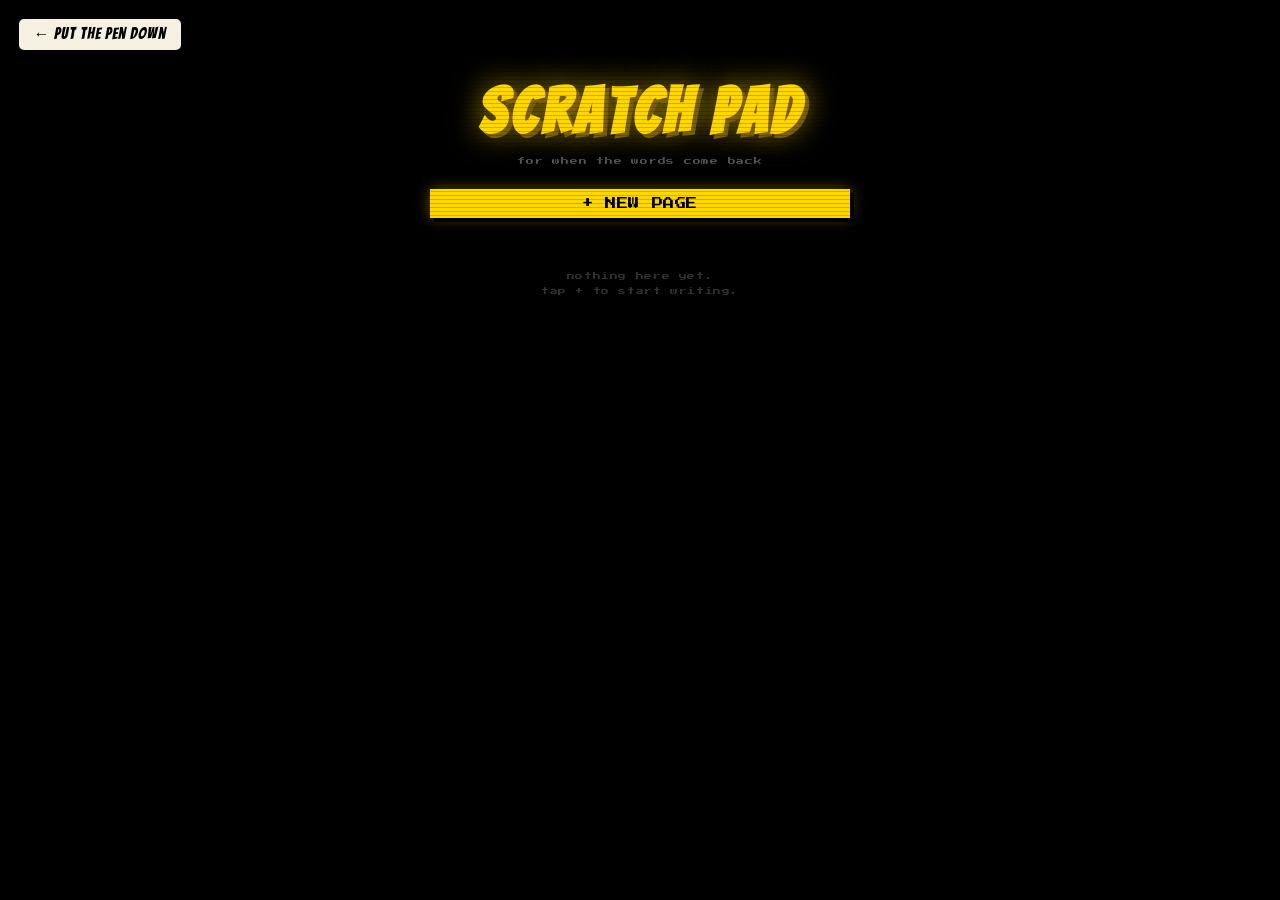
<file: scratch-pad.html>
<!DOCTYPE html>
<html lang="en">
<head>
<meta charset="UTF-8">
<meta name="viewport" content="width=device-width, initial-scale=1.0, user-scalable=no">
<meta name="apple-mobile-web-app-capable" content="yes">
<meta name="apple-mobile-web-app-status-bar-style" content="black-translucent">
<meta name="apple-mobile-web-app-title" content="SBA">
<meta name="theme-color" content="#000000">
<link rel="manifest" href="manifest.json">
<link rel="icon" type="image/png" href="assets/img/apple-touch.png">
<link rel="apple-touch-icon" href="assets/img/apple-touch.png">
<link href="https://fonts.googleapis.com/css2?family=Bangers&family=Indie+Flower&family=Press+Start+2P&display=swap" rel="stylesheet">
<title>Scratch Pad</title>
<style>
  * { margin: 0; padding: 0; box-sizing: border-box; }

  body {
    min-height: 100dvh;
    background: #000;
    font-family: 'Press Start 2P', monospace;
    color: #ffd700;
    overscroll-behavior: none;
  }

  body::after {
    content: '';
    position: fixed;
    inset: 0;
    background: repeating-linear-gradient(
      to bottom,
      transparent 0px, transparent 3px,
      rgba(0,0,0,0.18) 3px, rgba(0,0,0,0.18) 4px
    );
    pointer-events: none;
    z-index: 100;
  }

  /* LIST VIEW */
  #list-view {
    display: flex;
    flex-direction: column;
    align-items: center;
    padding: 2rem 1rem 3rem;
    min-height: 100dvh;
  }

  #list-view h1 {
    font-family: 'Bangers', cursive;
    font-size: clamp(2rem, 8vw, 4rem);
    color: #ffd700;
    text-shadow: 4px 4px 0 #7a6000, 0 0 30px #ffd700aa;
    letter-spacing: 0.06em;
    text-align: center;
    line-height: 1;
    margin-bottom: 0.2em;
  }

  #list-view .subtitle {
    font-size: clamp(0.3rem, 1.3vw, 0.48rem);
    color: #555;
    letter-spacing: 0.1em;
    text-align: center;
    margin-bottom: 1.5rem;
  }

  #new-btn {
    width: 100%;
    max-width: 420px;
    padding: 0.8em;
    font-family: 'Press Start 2P', monospace;
    font-size: clamp(0.45rem, 1.8vw, 0.7rem);
    color: #000;
    background: #ffd700;
    border: none;
    cursor: pointer;
    box-shadow: 4px 4px 0 #000, 0 0 14px #ffd70066;
    margin-bottom: 1.2rem;
    letter-spacing: 0.05em;
  }
  #new-btn:hover { transform: scale(1.02); }
  #new-btn:active { transform: scale(0.98); }

  #page-list {
    width: 100%;
    max-width: 420px;
    display: flex;
    flex-direction: column;
    gap: 0.6rem;
  }

  .page-item {
    display: flex;
    align-items: center;
    justify-content: space-between;
    padding: 0.8em 1em;
    background: #0a0a0a;
    border: 2px solid #ffd70044;
    box-shadow: 4px 4px 0 #ffd70022;
    cursor: pointer;
    transition: border-color 0.15s;
  }
  .page-item:hover { border-color: #ffd700; }

  .page-item .page-info {
    display: flex;
    flex-direction: column;
    gap: 0.3em;
    overflow: hidden;
    flex: 1;
  }

  .page-item .page-title {
    font-size: clamp(0.35rem, 1.4vw, 0.55rem);
    color: #ffd700;
    letter-spacing: 0.05em;
    white-space: nowrap;
    overflow: hidden;
    text-overflow: ellipsis;
  }

  .page-item .page-date {
    font-size: clamp(0.25rem, 1vw, 0.38rem);
    color: #555;
    letter-spacing: 0.05em;
  }

  .page-item .delete-btn {
    font-size: clamp(0.5rem, 2vw, 0.8rem);
    color: #555;
    background: none;
    border: none;
    cursor: pointer;
    padding: 0.3em 0.5em;
    font-family: 'Press Start 2P', monospace;
  }
  .page-item .delete-btn:hover { color: #ff4444; }

  .empty-msg {
    font-size: clamp(0.3rem, 1.3vw, 0.48rem);
    color: #333;
    text-align: center;
    margin-top: 2rem;
    letter-spacing: 0.08em;
    line-height: 2;
  }

  /* EDITOR VIEW */
  #editor-view {
    display: none;
    flex-direction: column;
    height: 100dvh;
    padding: 0;
  }

  #editor-toolbar {
    display: flex;
    align-items: center;
    gap: 0.6rem;
    padding: 0.8rem 1rem;
    background: #0a0a0a;
    border-bottom: 2px solid #ffd70033;
    flex-shrink: 0;
  }

  #back-btn {
    font-family: 'Bangers', cursive;
    font-size: clamp(0.9rem, 2.5vw, 1.3rem);
    color: #000;
    background: #f5f0e1;
    border: 3px solid #000;
    border-radius: 8px;
    padding: 0.3em 0.7em;
    cursor: pointer;
    box-shadow: 3px 3px 0 #000;
    text-decoration: none;
    letter-spacing: 1px;
  }

  #highlight-btn {
    font-family: 'Press Start 2P', monospace;
    font-size: clamp(0.3rem, 1.2vw, 0.45rem);
    color: #000;
    background: #ffff00;
    border: 2px solid #000;
    padding: 0.4em 0.8em;
    cursor: pointer;
    box-shadow: 2px 2px 0 #000;
  }
  #highlight-btn:hover { transform: scale(1.05); }
  #highlight-btn:active { transform: scale(0.97); }

  #save-status {
    font-size: clamp(0.25rem, 1vw, 0.38rem);
    color: #555;
    margin-left: auto;
    letter-spacing: 0.05em;
  }

  #editor {
    flex: 1;
    width: 100%;
    padding: 1.5rem 1.2rem;
    font-family: 'Indie Flower', cursive;
    font-size: clamp(1.1rem, 4vw, 1.5rem);
    color: #222;
    background: #f5f0e1;
    border: none;
    outline: none;
    resize: none;
    line-height: 2.4em;
    background-image: repeating-linear-gradient(
      transparent,
      transparent calc(2.4em - 1px),
      #c9b99a55 calc(2.4em - 1px),
      #c9b99a55 2.4em
    );
    background-size: 100% 2.4em;
    background-attachment: local;
    overflow-y: auto;
    -webkit-user-select: text;
    user-select: text;
  }

  #editor mark {
    background: #ffff0088;
    color: inherit;
    padding: 0 2px;
    border-radius: 2px;
  }

  /* Back button */
  .back-btn {
    position: fixed;
    top: 1rem;
    left: 1rem;
    z-index: 150;
    padding: 0.4em 0.9em;
    font-family: 'Bangers', cursive;
    font-size: clamp(0.7rem, 2vw, 1rem);
    color: #000;
    background: #f5f0e1;
    border: 3px solid #000;
    border-radius: 8px;
    cursor: pointer;
    letter-spacing: 1px;
    box-shadow: 3px 3px 0 #000;
    text-decoration: none;
    display: inline-block;
  }
  .back-btn:hover { transform: scale(1.05); }
  .back-btn:active { transform: scale(0.97); }
</style>
</head>
<body>

<!-- LIST VIEW -->
<div id="list-view">
  <a class="back-btn" href="index.html">← Put The Pen Down</a>
  <h1 style="margin-top:3rem">Scratch Pad</h1>
  <div class="subtitle">for when the words come back</div>
  <button id="new-btn">+ NEW PAGE</button>
  <div id="page-list"></div>
  <div class="empty-msg" id="empty-msg">nothing here yet.<br>tap + to start writing.</div>
</div>

<!-- EDITOR VIEW -->
<div id="editor-view">
  <div id="editor-toolbar">
    <button id="back-btn">← Back</button>
    <button id="highlight-btn">🖍 HIGHLIGHT</button>
    <span id="save-status">saved</span>
  </div>
  <div id="editor" contenteditable="true" spellcheck="true"></div>
</div>

<script>
  const STORAGE_KEY = 'sba-scratchpad';
  const listView = document.getElementById('list-view');
  const editorView = document.getElementById('editor-view');
  const pageList = document.getElementById('page-list');
  const emptyMsg = document.getElementById('empty-msg');
  const editor = document.getElementById('editor');
  const saveStatus = document.getElementById('save-status');

  let pages = JSON.parse(localStorage.getItem(STORAGE_KEY) || '[]');
  let currentId = null;
  let saveTimer = null;

  function generateId() { return Date.now().toString(36) + Math.random().toString(36).slice(2, 6); }

  function getPreview(html) {
    const div = document.createElement('div');
    div.innerHTML = html;
    const text = div.textContent.trim();
    return text.slice(0, 50) || 'untitled';
  }

  function formatDate(ts) {
    const d = new Date(ts);
    return d.toLocaleDateString(undefined, { month: 'short', day: 'numeric', year: 'numeric' });
  }

  function save() {
    localStorage.setItem(STORAGE_KEY, JSON.stringify(pages));
  }

  function renderList() {
    pageList.innerHTML = '';
    emptyMsg.style.display = pages.length ? 'none' : 'block';
    for (const page of pages) {
      const item = document.createElement('div');
      item.className = 'page-item';
      item.innerHTML = `
        <div class="page-info">
          <div class="page-title">${getPreview(page.content)}</div>
          <div class="page-date">${formatDate(page.updated)}</div>
        </div>
        <button class="delete-btn" data-id="${page.id}">✕</button>
      `;
      item.querySelector('.page-info').addEventListener('click', () => openPage(page.id));
      item.querySelector('.delete-btn').addEventListener('click', (e) => {
        e.stopPropagation();
        deletePage(page.id);
      });
      pageList.appendChild(item);
    }
  }

  function openPage(id) {
    currentId = id;
    const page = pages.find(p => p.id === id);
    editor.innerHTML = page.content;
    listView.style.display = 'none';
    editorView.style.display = 'flex';
    saveStatus.textContent = 'saved';
    editor.focus();
  }

  function createPage() {
    const page = { id: generateId(), content: '', created: Date.now(), updated: Date.now() };
    pages.unshift(page);
    save();
    openPage(page.id);
  }

  function deletePage(id) {
    pages = pages.filter(p => p.id !== id);
    save();
    renderList();
  }

  function closeEditor() {
    saveCurrent();
    currentId = null;
    editorView.style.display = 'none';
    listView.style.display = 'flex';
    renderList();
  }

  function saveCurrent() {
    if (!currentId) return;
    const page = pages.find(p => p.id === currentId);
    if (page) {
      page.content = editor.innerHTML;
      page.updated = Date.now();
      save();
      saveStatus.textContent = 'saved';
    }
  }

  // Auto-save on input (debounced)
  editor.addEventListener('input', () => {
    saveStatus.textContent = 'saving...';
    clearTimeout(saveTimer);
    saveTimer = setTimeout(saveCurrent, 800);
  });

  // Highlight selection
  document.getElementById('highlight-btn').addEventListener('click', () => {
    const sel = window.getSelection();
    if (!sel.rangeCount || sel.isCollapsed) return;
    const range = sel.getRangeAt(0);
    // Check if already highlighted — toggle off
    const parent = range.commonAncestorContainer.parentElement;
    if (parent && parent.tagName === 'MARK') {
      const text = document.createTextNode(parent.textContent);
      parent.replaceWith(text);
    } else {
      const mark = document.createElement('mark');
      range.surroundContents(mark);
    }
    sel.removeAllRanges();
    clearTimeout(saveTimer);
    saveTimer = setTimeout(saveCurrent, 400);
  });

  // Navigation
  document.getElementById('new-btn').addEventListener('click', createPage);
  document.getElementById('back-btn').addEventListener('click', closeEditor);

  // Init
  renderList();
</script>
</body>
</html>
</file>
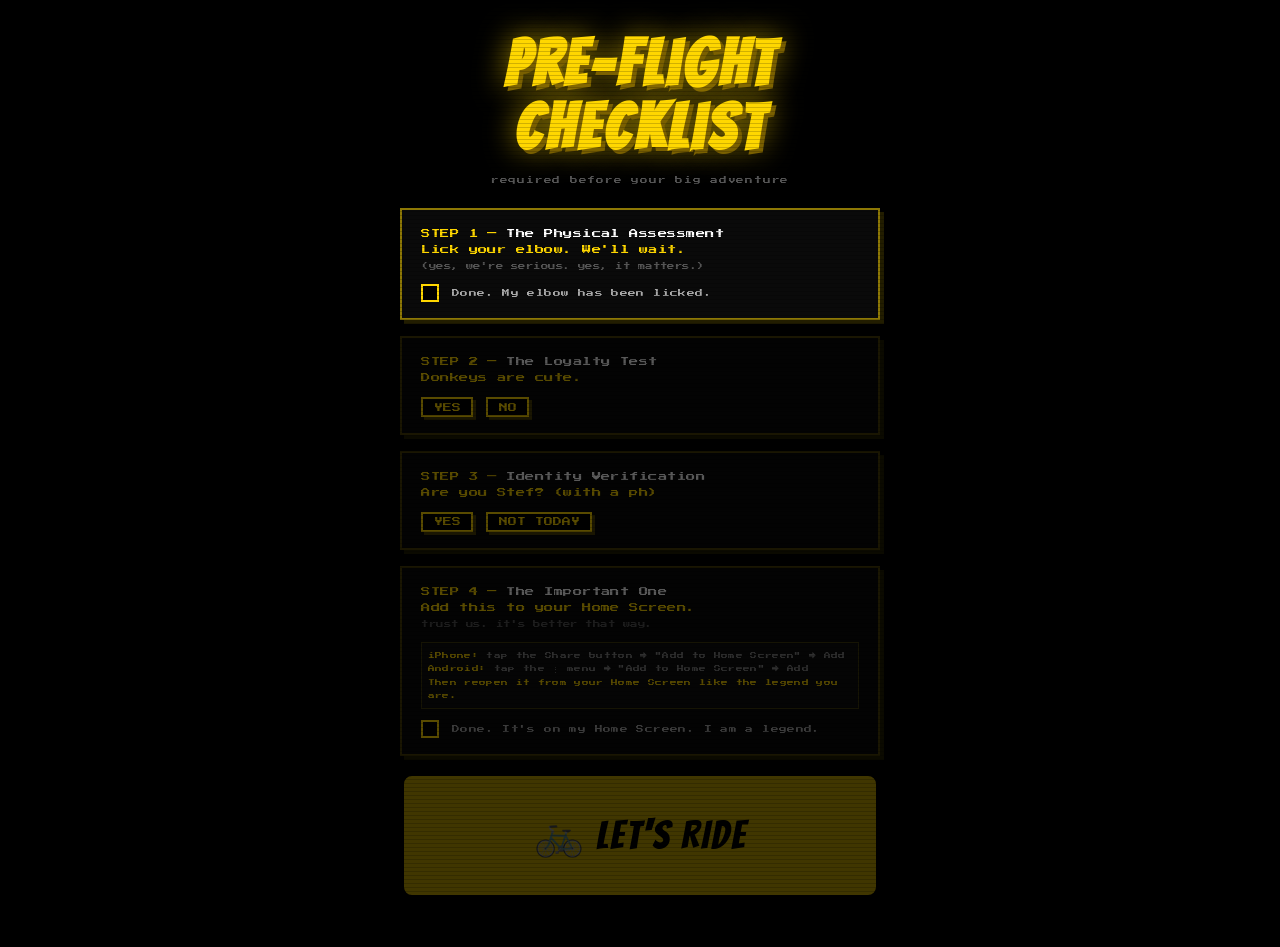
<file: setup.html>
<!DOCTYPE html>
<html lang="en">
<head>
<meta charset="UTF-8">
<meta name="viewport" content="width=device-width, initial-scale=1.0, user-scalable=no">
<meta name="apple-mobile-web-app-capable" content="yes">
<meta name="apple-mobile-web-app-status-bar-style" content="black-translucent">
<meta name="apple-mobile-web-app-title" content="SBA">
<meta name="theme-color" content="#000000">
<link rel="manifest" href="manifest.json">
<link rel="icon" type="image/png" href="assets/img/apple-touch.png">
<link rel="apple-touch-icon" href="assets/img/apple-touch.png">
<link href="https://fonts.googleapis.com/css2?family=Bangers&family=Press+Start+2P&display=swap" rel="stylesheet">
<title>Pre-Flight Checklist</title>
<style>
  @import url('https://fonts.googleapis.com/css2?family=Bangers&family=Press+Start+2P&display=swap');

  * { margin: 0; padding: 0; box-sizing: border-box; }

  html { height: 100%; }

  body {
    min-height: 100dvh;
    background: #000;
    font-family: 'Press Start 2P', monospace;
    color: #ffd700;
    display: flex;
    flex-direction: column;
    align-items: center;
    justify-content: center;
    padding: 2rem 1rem 3rem;
    gap: 1rem;
    overflow-x: hidden;
    overscroll-behavior: none;
    -webkit-user-select: none;
    user-select: none;
    -webkit-touch-callout: none;
  }

  body::after {
    content: '';
    position: fixed;
    inset: 0;
    background: repeating-linear-gradient(
      to bottom,
      transparent 0px, transparent 3px,
      rgba(0,0,0,0.18) 3px, rgba(0,0,0,0.18) 4px
    );
    pointer-events: none;
    z-index: 100;
  }

  h1 {
    font-family: 'Bangers', cursive;
    font-size: clamp(2rem, 8vw, 4rem);
    color: #ffd700;
    text-shadow: 4px 4px 0 #7a6000, 0 0 30px #ffd700aa;
    letter-spacing: 0.06em;
    text-align: center;
    line-height: 1;
  }

  .subtitle {
    font-size: clamp(0.3rem, 1.3vw, 0.48rem);
    color: #555;
    letter-spacing: 0.1em;
    text-align: center;
  }

  .steps {
    display: flex;
    flex-direction: column;
    gap: 1rem;
    width: 100%;
    max-width: 480px;
    margin-top: 0.5rem;
  }

  .step {
    background: #0a0a0a;
    border: 2px solid #ffd70044;
    box-shadow: 4px 4px 0 #ffd70022;
    padding: 1em 1.2em;
    display: flex;
    flex-direction: column;
    gap: 0.7em;
    transition: border-color 0.3s;
  }

  .step.unlocked { border-color: #ffd70088; }
  .step.done     { border-color: #ffd700; box-shadow: 4px 4px 0 #ffd70066; }
  .step.locked   { opacity: 0.35; pointer-events: none; }

  .step-label {
    font-size: clamp(0.38rem, 1.6vw, 0.58rem);
    color: #ffd700;
    letter-spacing: 0.05em;
    line-height: 1.7;
  }

  .step-label span { color: #fff; }

  /* Checkbox row */
  .check-row {
    display: flex;
    align-items: center;
    gap: 0.8em;
    cursor: pointer;
  }

  .check-row input[type="checkbox"] {
    appearance: none;
    width: 18px;
    height: 18px;
    border: 2px solid #ffd700;
    background: #000;
    cursor: pointer;
    flex-shrink: 0;
    position: relative;
  }

  .check-row input[type="checkbox"]:checked {
    background: #ffd700;
  }

  .check-row input[type="checkbox"]:checked::after {
    content: '✓';
    position: absolute;
    top: -2px;
    left: 2px;
    font-size: 12px;
    color: #000;
    font-weight: bold;
  }

  .check-row .check-label {
    font-size: clamp(0.32rem, 1.3vw, 0.48rem);
    color: #aaa;
    letter-spacing: 0.05em;
    line-height: 1.6;
  }

  /* Yes/No buttons */
  .yn-row {
    display: flex;
    gap: 0.8em;
  }

  .yn-btn {
    padding: 0.4em 1.2em;
    font-family: 'Press Start 2P', monospace;
    font-size: clamp(0.35rem, 1.4vw, 0.55rem);
    border: 2px solid #ffd700;
    background: #000;
    color: #ffd700;
    cursor: pointer;
    box-shadow: 3px 3px 0 #ffd70044;
    transition: background 0.1s, color 0.1s;
  }

  .yn-btn:hover { background: #ffd70022; }
  .yn-btn.selected-yes { background: #ffd700; color: #000; }
  .yn-btn.selected-no  { background: #ff4444; color: #fff; border-color: #ff4444; }

  /* Home screen instructions */
  .instructions {
    background: #111;
    border: 1px solid #ffd70033;
    padding: 0.8em;
    font-size: clamp(0.28rem, 1.1vw, 0.42rem);
    color: #888;
    line-height: 2;
    letter-spacing: 0.05em;
  }

  .instructions span { color: #ffd700; }

  /* Ready button */
  #ready-btn {
    width: 100%;
    max-width: 480px;
    padding: 0.9em;
    font-family: 'Bangers', cursive;
    font-size: clamp(1.5rem, 5vw, 2.5rem);
    color: #000;
    background: #ffd700;
    border: 4px solid #000;
    border-radius: 12px;
    cursor: pointer;
    letter-spacing: 2px;
    box-shadow: 6px 6px 0 #000;
    transition: transform 0.1s, box-shadow 0.1s, opacity 0.3s;
    opacity: 0.25;
    pointer-events: none;
  }

  #ready-btn.active {
    opacity: 1;
    pointer-events: auto;
    animation: pulse 1.5s ease-in-out infinite;
  }

  #ready-btn:hover  { transform: scale(1.03); box-shadow: 8px 8px 0 #000; }
  #ready-btn:active { transform: scale(0.97); box-shadow: 3px 3px 0 #000; }

  @keyframes pulse {
    0%, 100% { box-shadow: 6px 6px 0 #000, 0 0 0 #ffd700; }
    50%       { box-shadow: 6px 6px 0 #000, 0 0 20px #ffd700aa; }
  }

  /* Popup */
  #popup {
    display: none;
    position: fixed;
    top: 50%;
    left: 50%;
    transform: translate(-50%, -50%);
    z-index: 200;
    background: #000;
    border: 4px solid #ff4444;
    padding: 1.5em 2em;
    text-align: center;
    box-shadow: 8px 8px 0 #ff444466;
    max-width: 85vw;
  }

  #popup p {
    font-size: clamp(0.4rem, 1.8vw, 0.65rem);
    color: #fff;
    line-height: 2;
    letter-spacing: 0.05em;
    margin-bottom: 1em;
  }

  #popup p span { color: #ff4444; }

  #popup-btn {
    padding: 0.5em 1.4em;
    font-family: 'Press Start 2P', monospace;
    font-size: clamp(0.35rem, 1.4vw, 0.55rem);
    color: #000;
    background: #ffd700;
    border: none;
    cursor: pointer;
    box-shadow: 3px 3px 0 #000;
  }
</style>
</head>
<body>

<h1>Pre-Flight<br>Checklist</h1>
<div class="subtitle">required before your big adventure</div>

<div class="steps">

  <!-- Step 1: Lick your elbow -->
  <div class="step unlocked" id="step1">
    <div class="step-label">
      STEP 1 — <span>The Physical Assessment</span><br>
      Lick your elbow. We'll wait.<br>
      <span style="font-size:0.8em;color:#555">(yes, we're serious. yes, it matters.)</span>
    </div>
    <label class="check-row">
      <input type="checkbox" id="chk1">
      <span class="check-label">Done. My elbow has been licked.</span>
    </label>
  </div>

  <!-- Step 2: Donkeys -->
  <div class="step locked" id="step2">
    <div class="step-label">
      STEP 2 — <span>The Loyalty Test</span><br>
      Donkeys are cute.
    </div>
    <div class="yn-row">
      <button class="yn-btn" id="yes-btn">YES</button>
      <button class="yn-btn" id="no-btn">NO</button>
    </div>
  </div>

  <!-- Step 3: Are you Stef -->
  <div class="step locked" id="step3">
    <div class="step-label">
      STEP 3 — <span>Identity Verification</span><br>
      Are you Stef? (with a ph)
    </div>
    <div class="yn-row">
      <button class="yn-btn" id="stef-yes-btn">YES</button>
      <button class="yn-btn" id="stef-no-btn">NOT TODAY</button>
    </div>
  </div>

  <!-- Step 4: Add to Home Screen -->
  <div class="step locked" id="step4">
    <div class="step-label">
      STEP 4 — <span>The Important One</span><br>
      Add this to your Home Screen.<br>
      <span style="color:#555;font-size:0.8em">trust us. it's better that way.</span>
    </div>
    <div class="instructions">
      <span>iPhone:</span> tap the Share button → "Add to Home Screen" → Add<br>
      <span>Android:</span> tap the ⋮ menu → "Add to Home Screen" → Add<br>
      <span>Then reopen it from your Home Screen like the legend you are.</span>
    </div>
    <label class="check-row">
      <input type="checkbox" id="chk4">
      <span class="check-label">Done. It's on my Home Screen. I am a legend.</span>
    </label>
  </div>

</div>

<button id="ready-btn">🚲 LET'S RIDE</button>

<!-- Popup for wrong answers -->
<div id="popup">
  <p id="popup-msg">Wrong.<br><span>Try again.</span></p>
  <button id="popup-btn">FINE.</button>
</div>

<script>
  const step2 = document.getElementById('step2');
  const step3 = document.getElementById('step3');
  const step4 = document.getElementById('step4');
  const readyBtn = document.getElementById('ready-btn');
  const popup = document.getElementById('popup');
  const popupMsg = document.getElementById('popup-msg');

  let s1done = false, s2done = false, s3done = false, s4done = false;

  function checkReady() {
    if (s1done && s2done && s3done && s4done) readyBtn.classList.add('active');
  }

  function showPopup(msg) {
    popupMsg.innerHTML = msg;
    popup.style.display = 'block';
  }

  document.getElementById('popup-btn').addEventListener('click', () => {
    popup.style.display = 'none';
  });

  // Step 1 — lick elbow
  document.getElementById('chk1').addEventListener('change', function() {
    if (this.checked) {
      s1done = true;
      document.getElementById('step1').classList.add('done');
      step2.classList.remove('locked');
      step2.classList.add('unlocked');
    } else {
      s1done = false;
      document.getElementById('step1').classList.remove('done');
    }
    checkReady();
  });

  // Step 2 — donkeys
  document.getElementById('yes-btn').addEventListener('click', () => {
    document.getElementById('yes-btn').classList.add('selected-yes');
    document.getElementById('no-btn').classList.remove('selected-no');
    s2done = true;
    step2.classList.add('done');
    step3.classList.remove('locked');
    step3.classList.add('unlocked');
    checkReady();
  });

  document.getElementById('no-btn').addEventListener('click', () => {
    document.getElementById('no-btn').classList.add('selected-no');
    document.getElementById('yes-btn').classList.remove('selected-yes');
    s2done = false;
    step2.classList.remove('done');
    showPopup('Incorrect.<br><span>Donkeys are objectively cute.</span><br>Try again. We believe in you.<br><span style="color:#555;font-size:0.8em">...kinda.</span>');
    checkReady();
  });

  // Step 3 — are you Stef
  document.getElementById('stef-yes-btn').addEventListener('click', () => {
    document.getElementById('stef-yes-btn').classList.add('selected-yes');
    document.getElementById('stef-no-btn').classList.remove('selected-no');
    s3done = true;
    step3.classList.add('done');
    step4.classList.remove('locked');
    step4.classList.add('unlocked');
    checkReady();
  });

  document.getElementById('stef-no-btn').addEventListener('click', () => {
    document.getElementById('stef-no-btn').classList.add('selected-no');
    document.getElementById('stef-yes-btn').classList.remove('selected-yes');
    s3done = false;
    step3.classList.remove('done');
    showPopup('👀<br><span>Then what are you doing here?</span><br>This is a private adventure.<br><span style="color:#555;font-size:0.8em">Put it down. Walk away.</span>');
    checkReady();
  });

  // Step 4 — home screen
  document.getElementById('chk4').addEventListener('change', function() {
    if (this.checked) {
      s4done = true;
      step4.classList.add('done');
    } else {
      s4done = false;
      step4.classList.remove('done');
    }
    checkReady();
  });

  // Ready button
  readyBtn.addEventListener('click', () => {
    localStorage.setItem('sba-setup-done', '1');
    window.location.href = 'index.html';
  });
</script>
</body>
</html>
</file>
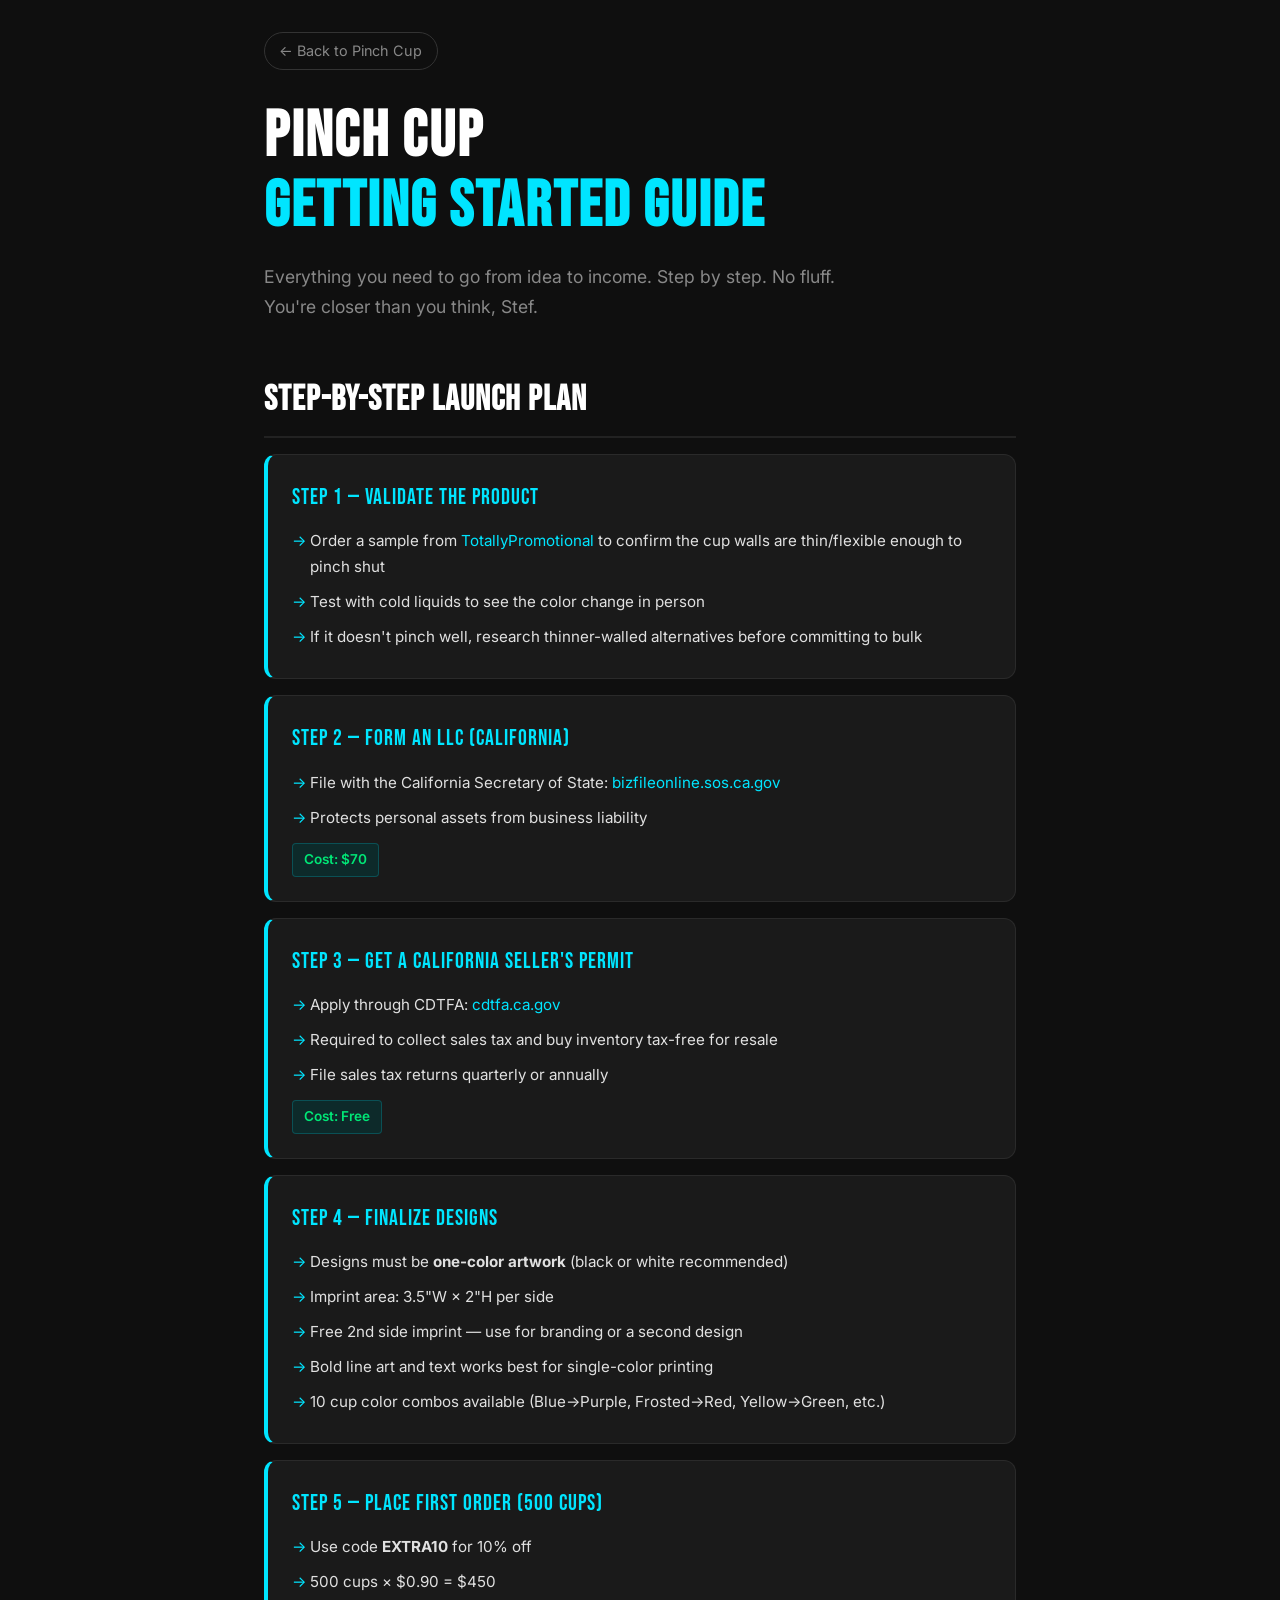
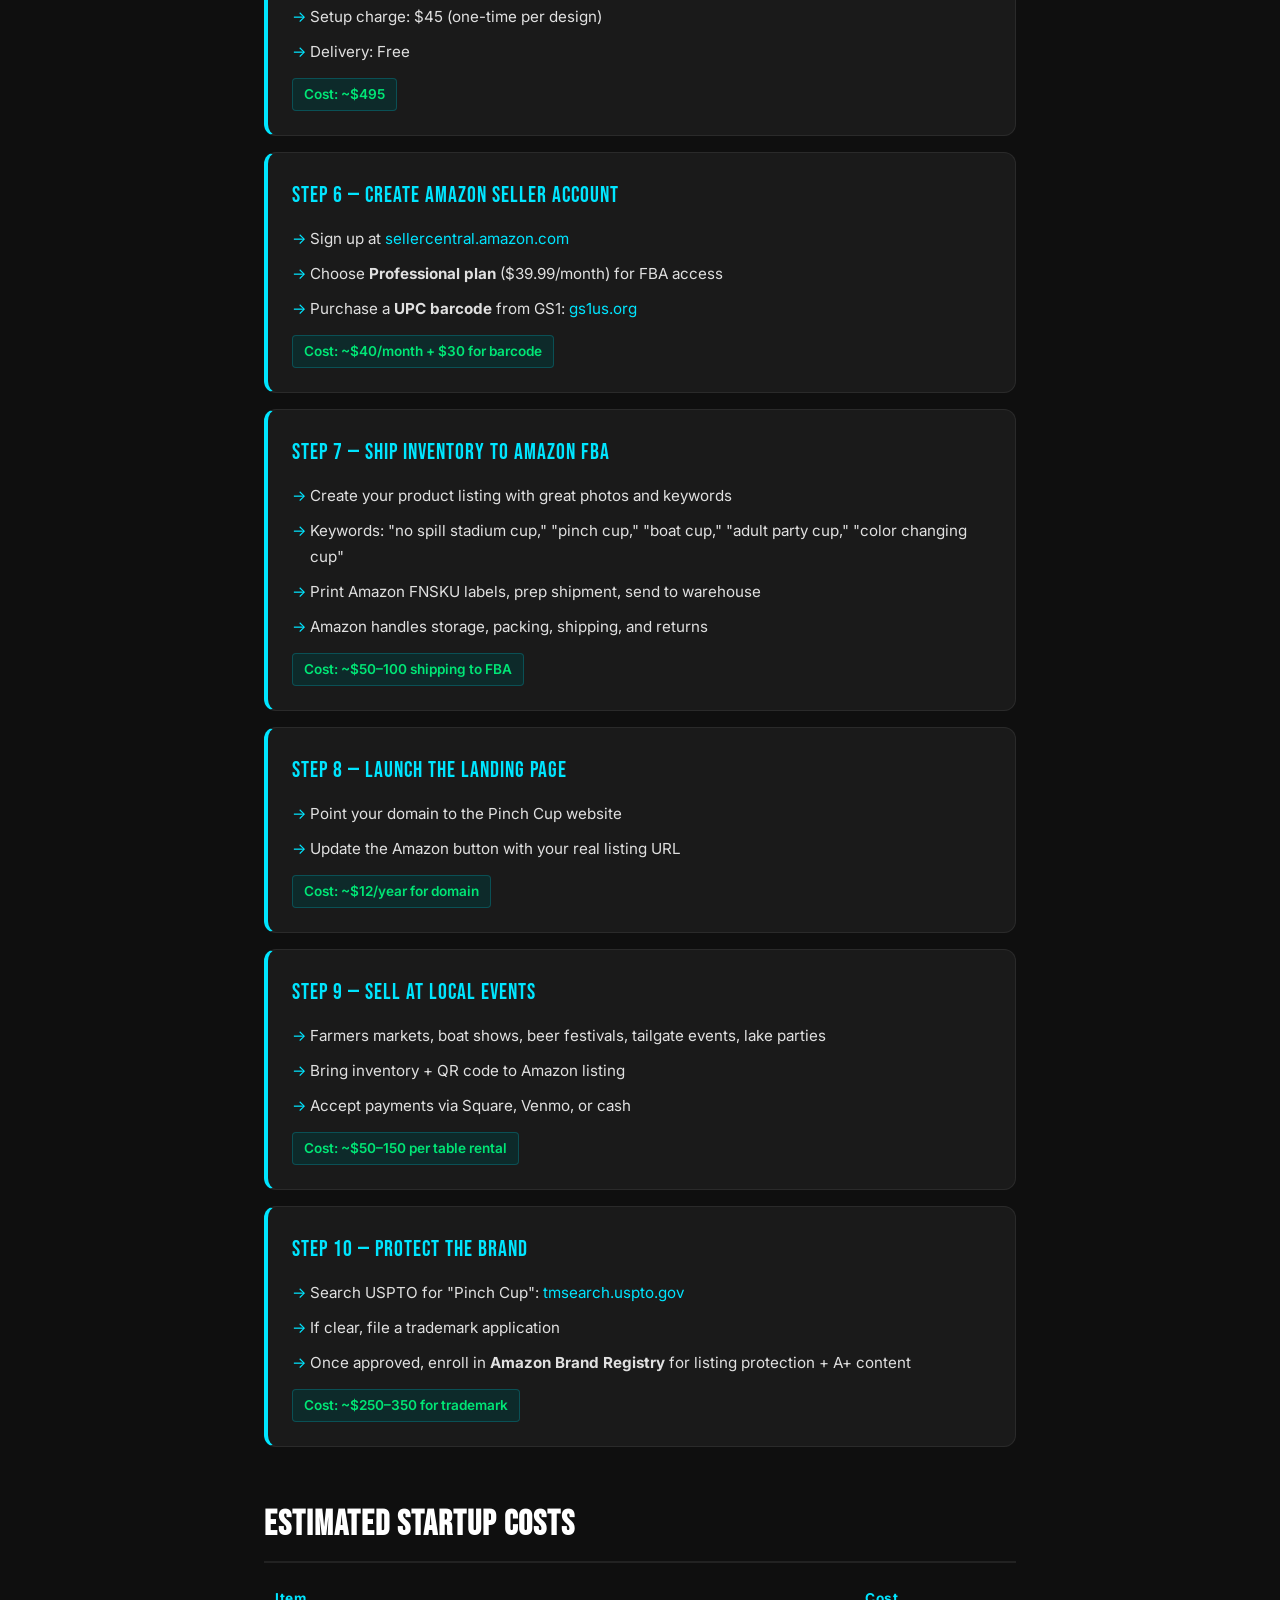
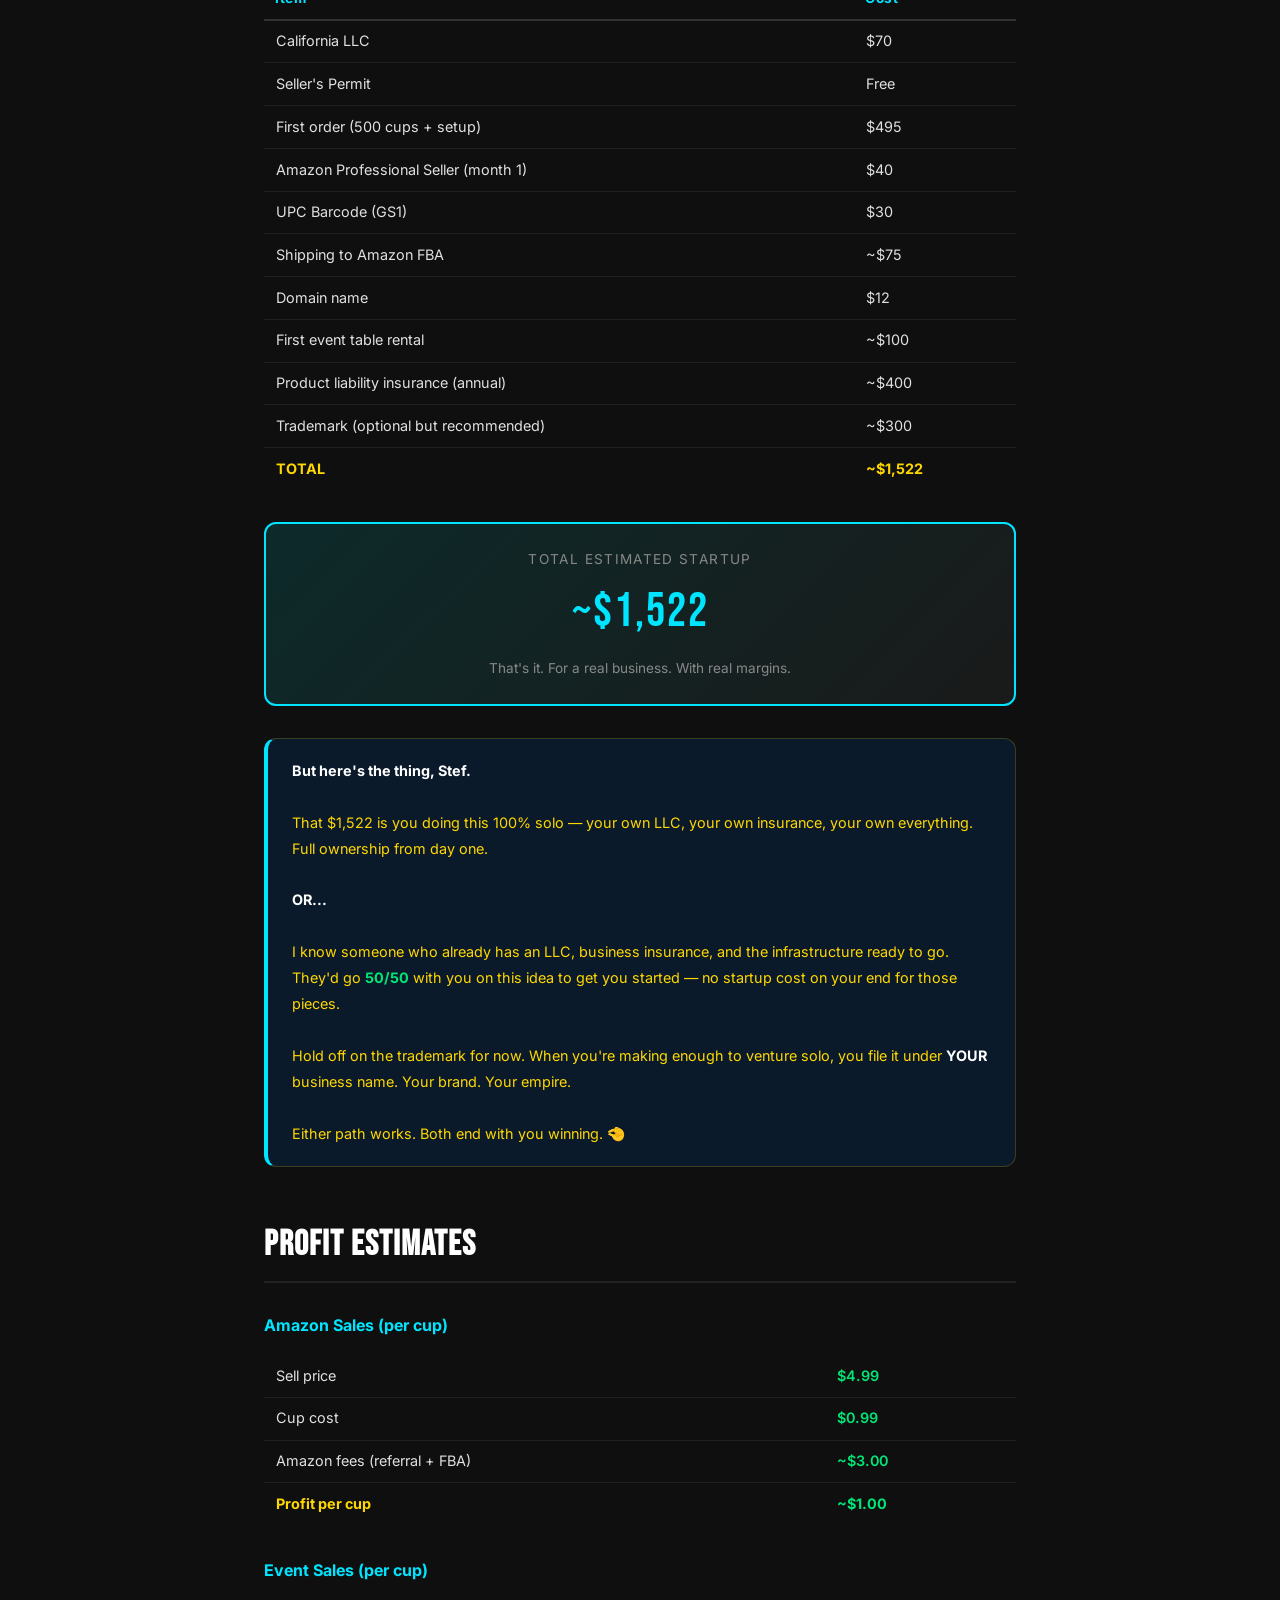
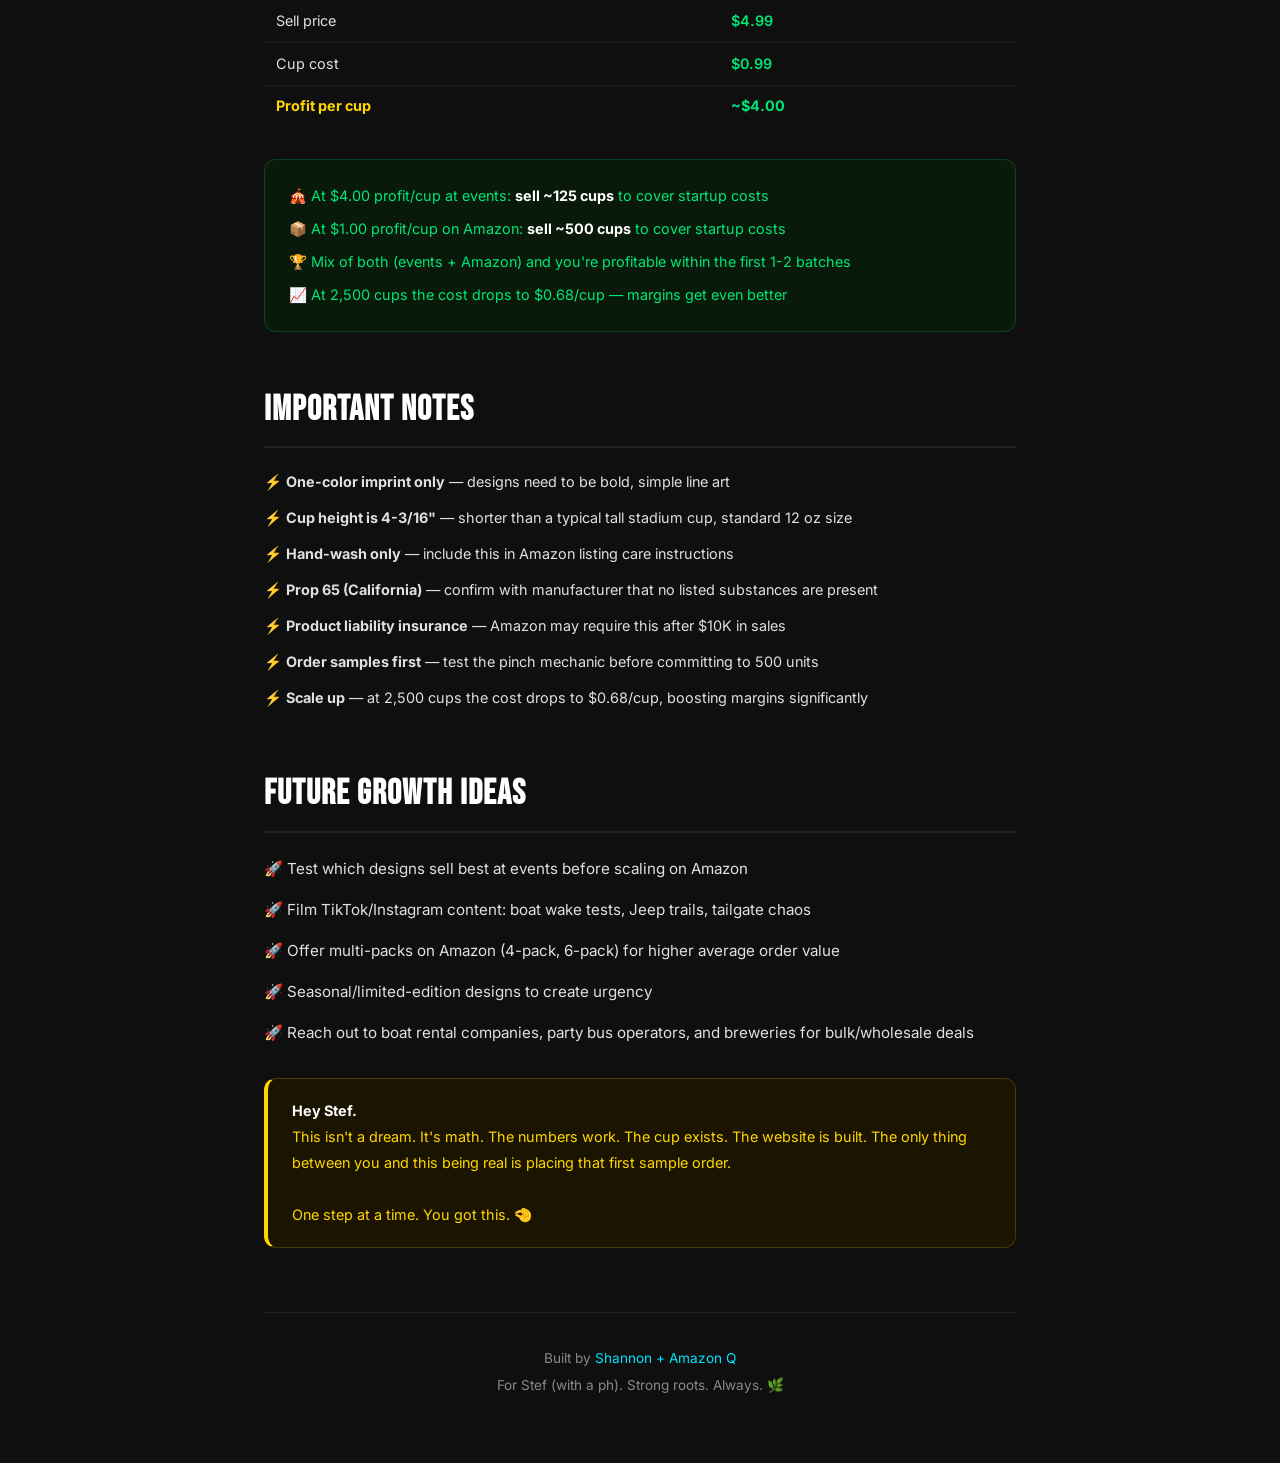
<file: pinch-cup/get-started.html>
<!DOCTYPE html>
<html lang="en">
<head>
  <meta charset="UTF-8">
  <meta name="viewport" content="width=device-width, initial-scale=1.0">
  <title>Pinch Cup — Getting Started</title>
  <link rel="preconnect" href="https://fonts.googleapis.com">
  <link href="https://fonts.googleapis.com/css2?family=Bebas+Neue&family=Inter:wght@400;600;700&display=swap" rel="stylesheet">
  <style>
    * { margin: 0; padding: 0; box-sizing: border-box; }

    :root {
      --bg: #0f0f0f;
      --surface: #1a1a1a;
      --accent: #00e5ff;
      --gold: #ffd700;
      --green: #00e676;
      --text: #e0e0e0;
      --muted: #888;
      --radius: 12px;
    }

    body {
      background: var(--bg);
      color: var(--text);
      font-family: 'Inter', sans-serif;
      font-size: 16px;
      line-height: 1.7;
      padding: 2rem 1.5rem 4rem;
      max-width: 800px;
      margin: 0 auto;
    }

    a { color: var(--accent); text-decoration: none; }
    a:hover { text-decoration: underline; }

    .back-link {
      display: inline-block;
      margin-bottom: 2rem;
      font-size: 0.9rem;
      color: var(--muted);
      border: 1px solid #333;
      padding: 0.4em 1em;
      border-radius: 50px;
      transition: border-color 0.2s;
    }
    .back-link:hover { border-color: var(--accent); color: var(--accent); text-decoration: none; }

    h1 {
      font-family: 'Bebas Neue', sans-serif;
      font-size: clamp(2.5rem, 8vw, 4rem);
      color: #fff;
      letter-spacing: 2px;
      margin-bottom: 0.3em;
      line-height: 1.1;
    }

    h1 span { color: var(--accent); }

    .intro {
      font-size: 1.1rem;
      color: var(--muted);
      margin-bottom: 3rem;
      max-width: 600px;
    }

    h2 {
      font-family: 'Bebas Neue', sans-serif;
      font-size: clamp(1.5rem, 5vw, 2.2rem);
      color: #fff;
      letter-spacing: 1px;
      margin-top: 3rem;
      margin-bottom: 1rem;
      padding-bottom: 0.4rem;
      border-bottom: 2px solid #222;
    }

    h3 {
      font-size: 1rem;
      font-weight: 700;
      color: var(--accent);
      margin-top: 1.8rem;
      margin-bottom: 0.5rem;
    }

    .step-card {
      background: var(--surface);
      border: 1px solid #2a2a2a;
      border-radius: var(--radius);
      padding: 1.5rem;
      margin-bottom: 1rem;
      position: relative;
      border-left: 4px solid var(--accent);
    }

    .step-card .step-num {
      font-family: 'Bebas Neue', sans-serif;
      font-size: 1.4rem;
      color: var(--accent);
      letter-spacing: 1px;
      margin-bottom: 0.3em;
    }

    .step-card ul {
      list-style: none;
      padding: 0;
    }

    .step-card ul li {
      padding: 0.3em 0;
      padding-left: 1.2em;
      position: relative;
      color: var(--text);
      font-size: 0.95rem;
    }

    .step-card ul li::before {
      content: '→';
      position: absolute;
      left: 0;
      color: var(--accent);
    }

    .step-card .cost {
      display: inline-block;
      margin-top: 0.6em;
      background: #0d2a2a;
      border: 1px solid #00e5ff33;
      color: var(--green);
      font-size: 0.85rem;
      font-weight: 600;
      padding: 0.3em 0.8em;
      border-radius: 4px;
    }

    /* Tables */
    table {
      width: 100%;
      border-collapse: collapse;
      margin: 1rem 0 2rem;
      font-size: 0.9rem;
    }

    th {
      text-align: left;
      font-weight: 700;
      color: var(--accent);
      padding: 0.6em 0.8em;
      border-bottom: 2px solid #333;
      font-size: 0.85rem;
      letter-spacing: 0.05em;
    }

    td {
      padding: 0.6em 0.8em;
      border-bottom: 1px solid #1f1f1f;
      color: var(--text);
    }

    tr:last-child td {
      border-bottom: none;
      font-weight: 700;
      color: var(--gold);
    }

    .profit-table td:last-child {
      color: var(--green);
      font-weight: 600;
    }

    /* Callouts */
    .callout {
      background: #1a1400;
      border: 1px solid #ffd70033;
      border-left: 4px solid var(--gold);
      border-radius: var(--radius);
      padding: 1.2rem 1.5rem;
      margin: 1.5rem 0;
      font-size: 0.9rem;
      color: var(--gold);
      line-height: 1.8;
    }

    .callout strong { color: #fff; }

    .note-list {
      list-style: none;
      padding: 0;
    }

    .note-list li {
      padding: 0.4em 0;
      padding-left: 1.5em;
      position: relative;
      font-size: 0.9rem;
    }

    .note-list li::before {
      content: '⚡';
      position: absolute;
      left: 0;
    }

    .growth-list {
      list-style: none;
      padding: 0;
    }

    .growth-list li {
      padding: 0.5em 0;
      padding-left: 1.5em;
      position: relative;
      font-size: 0.95rem;
    }

    .growth-list li::before {
      content: '🚀';
      position: absolute;
      left: 0;
    }

    .total-box {
      background: linear-gradient(135deg, #0d2a2a, #1a1a1a);
      border: 2px solid var(--accent);
      border-radius: var(--radius);
      padding: 1.5rem 2rem;
      text-align: center;
      margin: 2rem 0;
    }

    .total-box .label {
      font-size: 0.85rem;
      color: var(--muted);
      letter-spacing: 0.1em;
      text-transform: uppercase;
    }

    .total-box .amount {
      font-family: 'Bebas Neue', sans-serif;
      font-size: 3rem;
      color: var(--accent);
      letter-spacing: 2px;
    }

    .total-box .note {
      font-size: 0.85rem;
      color: var(--muted);
      margin-top: 0.3em;
    }

    .break-even {
      background: #0a1a0a;
      border: 1px solid #00e67633;
      border-radius: var(--radius);
      padding: 1.2rem 1.5rem;
      margin: 1.5rem 0;
    }

    .break-even p {
      font-size: 0.9rem;
      padding: 0.3em 0;
      color: var(--green);
    }

    .break-even strong { color: #fff; }

    .footer-note {
      margin-top: 4rem;
      padding-top: 2rem;
      border-top: 1px solid #222;
      text-align: center;
      color: var(--muted);
      font-size: 0.85rem;
      line-height: 2;
    }

    .footer-note span { color: var(--accent); }
  </style>
</head>
<body>

<a href="index.html" class="back-link">← Back to Pinch Cup</a>

<h1>PINCH CUP<br><span>Getting Started Guide</span></h1>
<p class="intro">Everything you need to go from idea to income. Step by step. No fluff. You're closer than you think, Stef.</p>

<h2>Step-by-Step Launch Plan</h2>

<div class="step-card">
  <div class="step-num">STEP 1 — Validate the Product</div>
  <ul>
    <li>Order a sample from <a href="https://www.totallypromotional.com/12oz-color-changing-stadium-cup.html">TotallyPromotional</a> to confirm the cup walls are thin/flexible enough to pinch shut</li>
    <li>Test with cold liquids to see the color change in person</li>
    <li>If it doesn't pinch well, research thinner-walled alternatives before committing to bulk</li>
  </ul>
</div>

<div class="step-card">
  <div class="step-num">STEP 2 — Form an LLC (California)</div>
  <ul>
    <li>File with the California Secretary of State: <a href="https://bizfileonline.sos.ca.gov">bizfileonline.sos.ca.gov</a></li>
    <li>Protects personal assets from business liability</li>
  </ul>
  <div class="cost">Cost: $70</div>
</div>

<div class="step-card">
  <div class="step-num">STEP 3 — Get a California Seller's Permit</div>
  <ul>
    <li>Apply through CDTFA: <a href="https://www.cdtfa.ca.gov/">cdtfa.ca.gov</a></li>
    <li>Required to collect sales tax and buy inventory tax-free for resale</li>
    <li>File sales tax returns quarterly or annually</li>
  </ul>
  <div class="cost">Cost: Free</div>
</div>

<div class="step-card">
  <div class="step-num">STEP 4 — Finalize Designs</div>
  <ul>
    <li>Designs must be <strong>one-color artwork</strong> (black or white recommended)</li>
    <li>Imprint area: 3.5"W × 2"H per side</li>
    <li>Free 2nd side imprint — use for branding or a second design</li>
    <li>Bold line art and text works best for single-color printing</li>
    <li>10 cup color combos available (Blue→Purple, Frosted→Red, Yellow→Green, etc.)</li>
  </ul>
</div>

<div class="step-card">
  <div class="step-num">STEP 5 — Place First Order (500 cups)</div>
  <ul>
    <li>Use code <strong>EXTRA10</strong> for 10% off</li>
    <li>500 cups × $0.90 = $450</li>
    <li>Setup charge: $45 (one-time per design)</li>
    <li>Delivery: Free</li>
  </ul>
  <div class="cost">Cost: ~$495</div>
</div>

<div class="step-card">
  <div class="step-num">STEP 6 — Create Amazon Seller Account</div>
  <ul>
    <li>Sign up at <a href="https://sellercentral.amazon.com">sellercentral.amazon.com</a></li>
    <li>Choose <strong>Professional plan</strong> ($39.99/month) for FBA access</li>
    <li>Purchase a <strong>UPC barcode</strong> from GS1: <a href="https://www.gs1us.org">gs1us.org</a></li>
  </ul>
  <div class="cost">Cost: ~$40/month + $30 for barcode</div>
</div>

<div class="step-card">
  <div class="step-num">STEP 7 — Ship Inventory to Amazon FBA</div>
  <ul>
    <li>Create your product listing with great photos and keywords</li>
    <li>Keywords: "no spill stadium cup," "pinch cup," "boat cup," "adult party cup," "color changing cup"</li>
    <li>Print Amazon FNSKU labels, prep shipment, send to warehouse</li>
    <li>Amazon handles storage, packing, shipping, and returns</li>
  </ul>
  <div class="cost">Cost: ~$50–100 shipping to FBA</div>
</div>

<div class="step-card">
  <div class="step-num">STEP 8 — Launch the Landing Page</div>
  <ul>
    <li>Point your domain to the Pinch Cup website</li>
    <li>Update the Amazon button with your real listing URL</li>
  </ul>
  <div class="cost">Cost: ~$12/year for domain</div>
</div>

<div class="step-card">
  <div class="step-num">STEP 9 — Sell at Local Events</div>
  <ul>
    <li>Farmers markets, boat shows, beer festivals, tailgate events, lake parties</li>
    <li>Bring inventory + QR code to Amazon listing</li>
    <li>Accept payments via Square, Venmo, or cash</li>
  </ul>
  <div class="cost">Cost: ~$50–150 per table rental</div>
</div>

<div class="step-card">
  <div class="step-num">STEP 10 — Protect the Brand</div>
  <ul>
    <li>Search USPTO for "Pinch Cup": <a href="https://tmsearch.uspto.gov">tmsearch.uspto.gov</a></li>
    <li>If clear, file a trademark application</li>
    <li>Once approved, enroll in <strong>Amazon Brand Registry</strong> for listing protection + A+ content</li>
  </ul>
  <div class="cost">Cost: ~$250–350 for trademark</div>
</div>

<h2>Estimated Startup Costs</h2>

<table>
  <tr><th>Item</th><th>Cost</th></tr>
  <tr><td>California LLC</td><td>$70</td></tr>
  <tr><td>Seller's Permit</td><td>Free</td></tr>
  <tr><td>First order (500 cups + setup)</td><td>$495</td></tr>
  <tr><td>Amazon Professional Seller (month 1)</td><td>$40</td></tr>
  <tr><td>UPC Barcode (GS1)</td><td>$30</td></tr>
  <tr><td>Shipping to Amazon FBA</td><td>~$75</td></tr>
  <tr><td>Domain name</td><td>$12</td></tr>
  <tr><td>First event table rental</td><td>~$100</td></tr>
  <tr><td>Product liability insurance (annual)</td><td>~$400</td></tr>
  <tr><td>Trademark (optional but recommended)</td><td>~$300</td></tr>
  <tr><td><strong>TOTAL</strong></td><td><strong>~$1,522</strong></td></tr>
</table>

<div class="total-box">
  <div class="label">Total Estimated Startup</div>
  <div class="amount">~$1,522</div>
  <div class="note">That's it. For a real business. With real margins.</div>
</div>

<div class="callout" style="border-left-color: var(--accent); background: #0a1a2a;">
  <strong>But here's the thing, Stef.</strong><br><br>
  That $1,522 is you doing this 100% solo — your own LLC, your own insurance, your own everything. Full ownership from day one.<br><br>
  <strong>OR...</strong><br><br>
  I know someone who already has an LLC, business insurance, and the infrastructure ready to go. They'd go <span style="color:var(--green);font-weight:700">50/50</span> with you on this idea to get you started — no startup cost on your end for those pieces.<br><br>
  Hold off on the trademark for now. When you're making enough to venture solo, you file it under <strong>YOUR</strong> business name. Your brand. Your empire.<br><br>
  <span>Either path works. Both end with you winning. 🤏</span>
</div>

<h2>Profit Estimates</h2>

<h3>Amazon Sales (per cup)</h3>
<table class="profit-table">
  <tr><td>Sell price</td><td>$4.99</td></tr>
  <tr><td>Cup cost</td><td>$0.99</td></tr>
  <tr><td>Amazon fees (referral + FBA)</td><td>~$3.00</td></tr>
  <tr><td><strong>Profit per cup</strong></td><td><strong>~$1.00</strong></td></tr>
</table>

<h3>Event Sales (per cup)</h3>
<table class="profit-table">
  <tr><td>Sell price</td><td>$4.99</td></tr>
  <tr><td>Cup cost</td><td>$0.99</td></tr>
  <tr><td><strong>Profit per cup</strong></td><td><strong>~$4.00</strong></td></tr>
</table>

<div class="break-even">
  <p>🎪 At $4.00 profit/cup at events: <strong>sell ~125 cups</strong> to cover startup costs</p>
  <p>📦 At $1.00 profit/cup on Amazon: <strong>sell ~500 cups</strong> to cover startup costs</p>
  <p>🏆 Mix of both (events + Amazon) and you're profitable within the first 1-2 batches</p>
  <p>📈 At 2,500 cups the cost drops to $0.68/cup — margins get even better</p>
</div>

<h2>Important Notes</h2>

<ul class="note-list">
  <li><strong>One-color imprint only</strong> — designs need to be bold, simple line art</li>
  <li><strong>Cup height is 4-3/16"</strong> — shorter than a typical tall stadium cup, standard 12 oz size</li>
  <li><strong>Hand-wash only</strong> — include this in Amazon listing care instructions</li>
  <li><strong>Prop 65 (California)</strong> — confirm with manufacturer that no listed substances are present</li>
  <li><strong>Product liability insurance</strong> — Amazon may require this after $10K in sales</li>
  <li><strong>Order samples first</strong> — test the pinch mechanic before committing to 500 units</li>
  <li><strong>Scale up</strong> — at 2,500 cups the cost drops to $0.68/cup, boosting margins significantly</li>
</ul>

<h2>Future Growth Ideas</h2>

<ul class="growth-list">
  <li>Test which designs sell best at events before scaling on Amazon</li>
  <li>Film TikTok/Instagram content: boat wake tests, Jeep trails, tailgate chaos</li>
  <li>Offer multi-packs on Amazon (4-pack, 6-pack) for higher average order value</li>
  <li>Seasonal/limited-edition designs to create urgency</li>
  <li>Reach out to boat rental companies, party bus operators, and breweries for bulk/wholesale deals</li>
</ul>

<div class="callout">
  <strong>Hey Stef.</strong><br>
  This isn't a dream. It's math. The numbers work. The cup exists. The website is built. The only thing between you and this being real is placing that first sample order.<br><br>
  <span>One step at a time. You got this. 🤏</span>
</div>

<div class="footer-note">
  Built by <span>Shannon + Amazon Q</span><br>
  For Stef (with a ph). Strong roots. Always. 🌿
</div>

</body>
</html>
</file>
<file: pinch-cup/style.css>
* {
  margin: 0;
  padding: 0;
  box-sizing: border-box;
}

:root {
  --primary: #ff6b35;
  --secondary: #ffc857;
  --dark: #1a1a2e;
  --darker: #0f0f1a;
  --light: #f0f0f0;
  --accent: #4ecdc4;
}

html {
  scroll-behavior: smooth;
}

body {
  font-family: 'Inter', sans-serif;
  background: var(--darker);
  color: var(--light);
  overflow-x: hidden;
}

/* Navigation */
#navbar {
  position: fixed;
  top: 0;
  width: 100%;
  z-index: 1000;
  padding: 1rem 2rem;
  transition: background 0.3s;
}

#navbar.scrolled {
  background: rgba(15, 15, 26, 0.95);
  backdrop-filter: blur(10px);
  box-shadow: 0 2px 20px rgba(0,0,0,0.3);
}

.nav-container {
  max-width: 1200px;
  margin: 0 auto;
  display: flex;
  justify-content: space-between;
  align-items: center;
}

.logo {
  font-family: 'Bebas Neue', sans-serif;
  font-size: 1.8rem;
  color: var(--primary);
  text-decoration: none;
  letter-spacing: 2px;
}

.nav-links {
  display: flex;
  list-style: none;
  gap: 2rem;
  align-items: center;
}

.nav-links a {
  color: var(--light);
  text-decoration: none;
  font-weight: 600;
  transition: color 0.3s;
}

.nav-links a:hover {
  color: var(--primary);
}

.btn-nav {
  background: var(--primary);
  padding: 0.5rem 1.2rem;
  border-radius: 25px;
  color: white !important;
}

/* Hero */
#hero {
  min-height: 100vh;
  display: flex;
  align-items: center;
  justify-content: center;
  gap: 4rem;
  padding: 6rem 2rem 2rem;
  max-width: 1200px;
  margin: 0 auto;
  flex-wrap: wrap;
}

.hero-content {
  flex: 1;
  min-width: 300px;
}

.hero-content h1 {
  font-family: 'Bebas Neue', sans-serif;
  font-size: clamp(3rem, 8vw, 6rem);
  line-height: 1;
  letter-spacing: 3px;
}

.highlight {
  color: var(--primary);
  text-shadow: 0 0 40px rgba(255, 107, 53, 0.4);
}

.tagline {
  font-size: 1.3rem;
  margin: 1.5rem 0 2rem;
  color: #ccc;
  max-width: 500px;
  line-height: 1.6;
}

.btn-primary {
  display: inline-block;
  background: var(--primary);
  color: white;
  padding: 1rem 2.5rem;
  border-radius: 50px;
  text-decoration: none;
  font-weight: 700;
  font-size: 1.1rem;
  border: none;
  cursor: pointer;
  transition: transform 0.3s, box-shadow 0.3s;
}

.btn-primary:hover {
  transform: translateY(-2px);
  box-shadow: 0 10px 30px rgba(255, 107, 53, 0.4);
}

/* Interactive Cup */
.hero-visual {
  flex: 1;
  display: flex;
  justify-content: center;
  min-width: 250px;
}

.cup-placeholder {
  cursor: pointer;
  transition: transform 0.3s;
  text-align: center;
}

.cup-placeholder:hover {
  transform: scale(1.05);
}

.click-label {
  margin-top: 1rem;
  font-size: 0.85rem;
  color: #888;
  font-weight: 600;
  letter-spacing: 1px;
}

.cup-body {
  position: relative;
  width: 160px;
  display: flex;
  flex-direction: column;
  align-items: center;
}

.cup-top {
  width: 140px;
  height: 30px;
  background: linear-gradient(135deg, var(--accent), #3ab5ad);
  border-radius: 50%;
  display: flex;
  align-items: center;
  justify-content: center;
  transition: all 0.4s ease;
  position: relative;
  z-index: 2;
}

.cup-top.pinched {
  width: 60px;
  border-radius: 30%;
  background: linear-gradient(135deg, var(--secondary), var(--primary));
}

.pinch-hint {
  font-size: 0.75rem;
  font-weight: 700;
  opacity: 0.8;
  transition: opacity 0.3s;
}

.cup-top.pinched .pinch-hint {
  opacity: 0;
}

.cup-middle {
  width: 150px;
  height: 200px;
  background: linear-gradient(180deg, var(--accent), #2a9d8f);
  border-radius: 10px 10px 30px 30px;
  display: flex;
  align-items: center;
  justify-content: center;
  margin-top: -10px;
  clip-path: polygon(5% 0%, 95% 0%, 100% 100%, 0% 100%);
}

.cup-text {
  font-family: 'Bebas Neue', sans-serif;
  font-size: 2rem;
  text-align: center;
  color: white;
  text-shadow: 0 2px 10px rgba(0,0,0,0.3);
}

.cup-bottom {
  width: 120px;
  height: 15px;
  background: #1f7a72;
  border-radius: 0 0 50% 50%;
  margin-top: -2px;
}

/* Product Showcase */
.product-showcase {
  display: flex;
  align-items: center;
  gap: 4rem;
  flex-wrap: wrap;
}

.product-hero-img {
  flex: 1;
  min-width: 250px;
  max-width: 400px;
  width: 100%;
  object-fit: contain;
  border-radius: 20px;
  filter: drop-shadow(0 20px 40px rgba(255, 107, 53, 0.2));
}

.product-info {
  flex: 1;
  min-width: 300px;
}

.product-specs {
  list-style: none;
  margin-top: 1.5rem;
}

.product-specs li {
  padding: 0.75rem 0;
  font-size: 1.1rem;
  color: #ccc;
  border-bottom: 1px solid rgba(255,255,255,0.05);
  line-height: 1.5;
}

.product-specs li strong {
  color: var(--light);
}

/* Sections Common */
section {
  padding: 6rem 2rem;
  max-width: 1200px;
  margin: 0 auto;
}

.section-title {
  font-family: 'Bebas Neue', sans-serif;
  font-size: 3rem;
  text-align: center;
  letter-spacing: 2px;
  color: var(--secondary);
}

.section-subtitle {
  text-align: center;
  color: #aaa;
  font-size: 1.1rem;
  margin-top: 0.5rem;
  margin-bottom: 3rem;
}

/* Steps */
.steps {
  display: grid;
  grid-template-columns: repeat(auto-fit, minmax(250px, 1fr));
  gap: 2rem;
  margin-top: 3rem;
}

.step {
  text-align: center;
  padding: 2rem;
  background: var(--dark);
  border-radius: 20px;
  border: 1px solid rgba(255,255,255,0.05);
  transition: transform 0.3s;
}

.step:hover {
  transform: translateY(-5px);
}

.step-icon {
  font-size: 3rem;
  margin-bottom: 1rem;
}

.step h3 {
  font-family: 'Bebas Neue', sans-serif;
  font-size: 1.8rem;
  color: var(--primary);
  margin-bottom: 0.5rem;
}

.step p {
  color: #bbb;
  line-height: 1.6;
}

/* Features */
.features-grid {
  display: grid;
  grid-template-columns: repeat(auto-fit, minmax(240px, 1fr));
  gap: 2rem;
  margin-top: 3rem;
}

.feature-card {
  padding: 2rem;
  background: linear-gradient(145deg, var(--dark), rgba(26,26,46,0.5));
  border-radius: 20px;
  border: 1px solid rgba(255, 107, 53, 0.1);
  transition: transform 0.3s, border-color 0.3s;
}

.feature-card:hover {
  transform: translateY(-5px);
  border-color: var(--primary);
}

.feature-icon {
  font-size: 2.5rem;
  margin-bottom: 1rem;
}

.feature-card h3 {
  font-size: 1.2rem;
  margin-bottom: 0.5rem;
  color: var(--secondary);
}

.feature-card p {
  color: #bbb;
  line-height: 1.5;
}

/* Color Change Demo */
.color-change-demo {
  text-align: center;
  margin-top: 4rem;
  padding: 3rem;
  background: var(--dark);
  border-radius: 20px;
  border: 1px solid rgba(78, 205, 196, 0.2);
}

.color-change-demo h3 {
  font-family: 'Bebas Neue', sans-serif;
  font-size: 2rem;
  color: var(--accent);
  margin-bottom: 0.5rem;
}

.color-change-demo p {
  color: #aaa;
  margin-bottom: 1.5rem;
}

.color-change-demo img {
  max-width: 600px;
  width: 100%;
  border-radius: 15px;
  filter: drop-shadow(0 10px 30px rgba(78, 205, 196, 0.15));
}

/* Gallery */
.gallery {
  display: grid;
  grid-template-columns: repeat(auto-fit, minmax(220px, 1fr));
  gap: 2rem;
  margin-top: 2rem;
}

.design-card {
  text-align: center;
  transition: transform 0.3s;
}

.design-card:hover {
  transform: scale(1.05);
}

.design-img {
  width: 100%;
  aspect-ratio: 3/4;
  border-radius: 20px;
  overflow: hidden;
}

.design-img img {
  width: 100%;
  height: 100%;
  object-fit: cover;
  border-radius: 20px;
}

.design-name {
  margin-top: 1rem;
  font-weight: 600;
  color: var(--accent);
}

/* CTA */
#cta {
  text-align: center;
  background: linear-gradient(180deg, transparent, rgba(255, 107, 53, 0.05));
  border-radius: 30px;
  padding: 5rem 2rem;
}

.cta-content h2 {
  font-family: 'Bebas Neue', sans-serif;
  font-size: 3rem;
  color: var(--primary);
}

.cta-content p {
  color: #aaa;
  margin: 1rem 0 2rem;
  font-size: 1.1rem;
}

.btn-amazon {
  display: inline-block;
  background: #ff9900;
  color: #111;
  padding: 1rem 2.5rem;
  border-radius: 50px;
  text-decoration: none;
  font-weight: 700;
  font-size: 1.2rem;
  transition: transform 0.3s, box-shadow 0.3s;
  margin-bottom: 0.5rem;
}

.btn-amazon:hover {
  transform: translateY(-2px);
  box-shadow: 0 10px 30px rgba(255, 153, 0, 0.4);
}

.amazon-note {
  font-size: 0.85rem !important;
  margin-bottom: 2rem !important;
  color: #888 !important;
}

#waitlist-form {
  display: flex;
  gap: 1rem;
  justify-content: center;
  flex-wrap: wrap;
}

#waitlist-form input {
  padding: 1rem 1.5rem;
  border-radius: 50px;
  border: 2px solid rgba(255,255,255,0.1);
  background: var(--dark);
  color: white;
  font-size: 1rem;
  min-width: 250px;
  outline: none;
  transition: border-color 0.3s;
}

#waitlist-form input:focus {
  border-color: var(--primary);
}

.form-note {
  margin-top: 1rem;
  color: var(--accent);
  font-weight: 600;
}

/* Footer */
footer {
  text-align: center;
  padding: 2rem;
  color: #666;
  border-top: 1px solid rgba(255,255,255,0.05);
}

/* Animations */
.fade-in {
  opacity: 0;
  transform: translateY(30px);
  transition: opacity 0.6s ease, transform 0.6s ease;
}

.fade-in.visible {
  opacity: 1;
  transform: translateY(0);
}

/* Responsive */
@media (max-width: 768px) {
  .nav-links { display: none; }
  #hero { flex-direction: column; text-align: center; gap: 2rem; }
  .tagline { margin: 1rem auto 2rem; }
  .product-showcase { flex-direction: column; text-align: center; }
}
</file>
